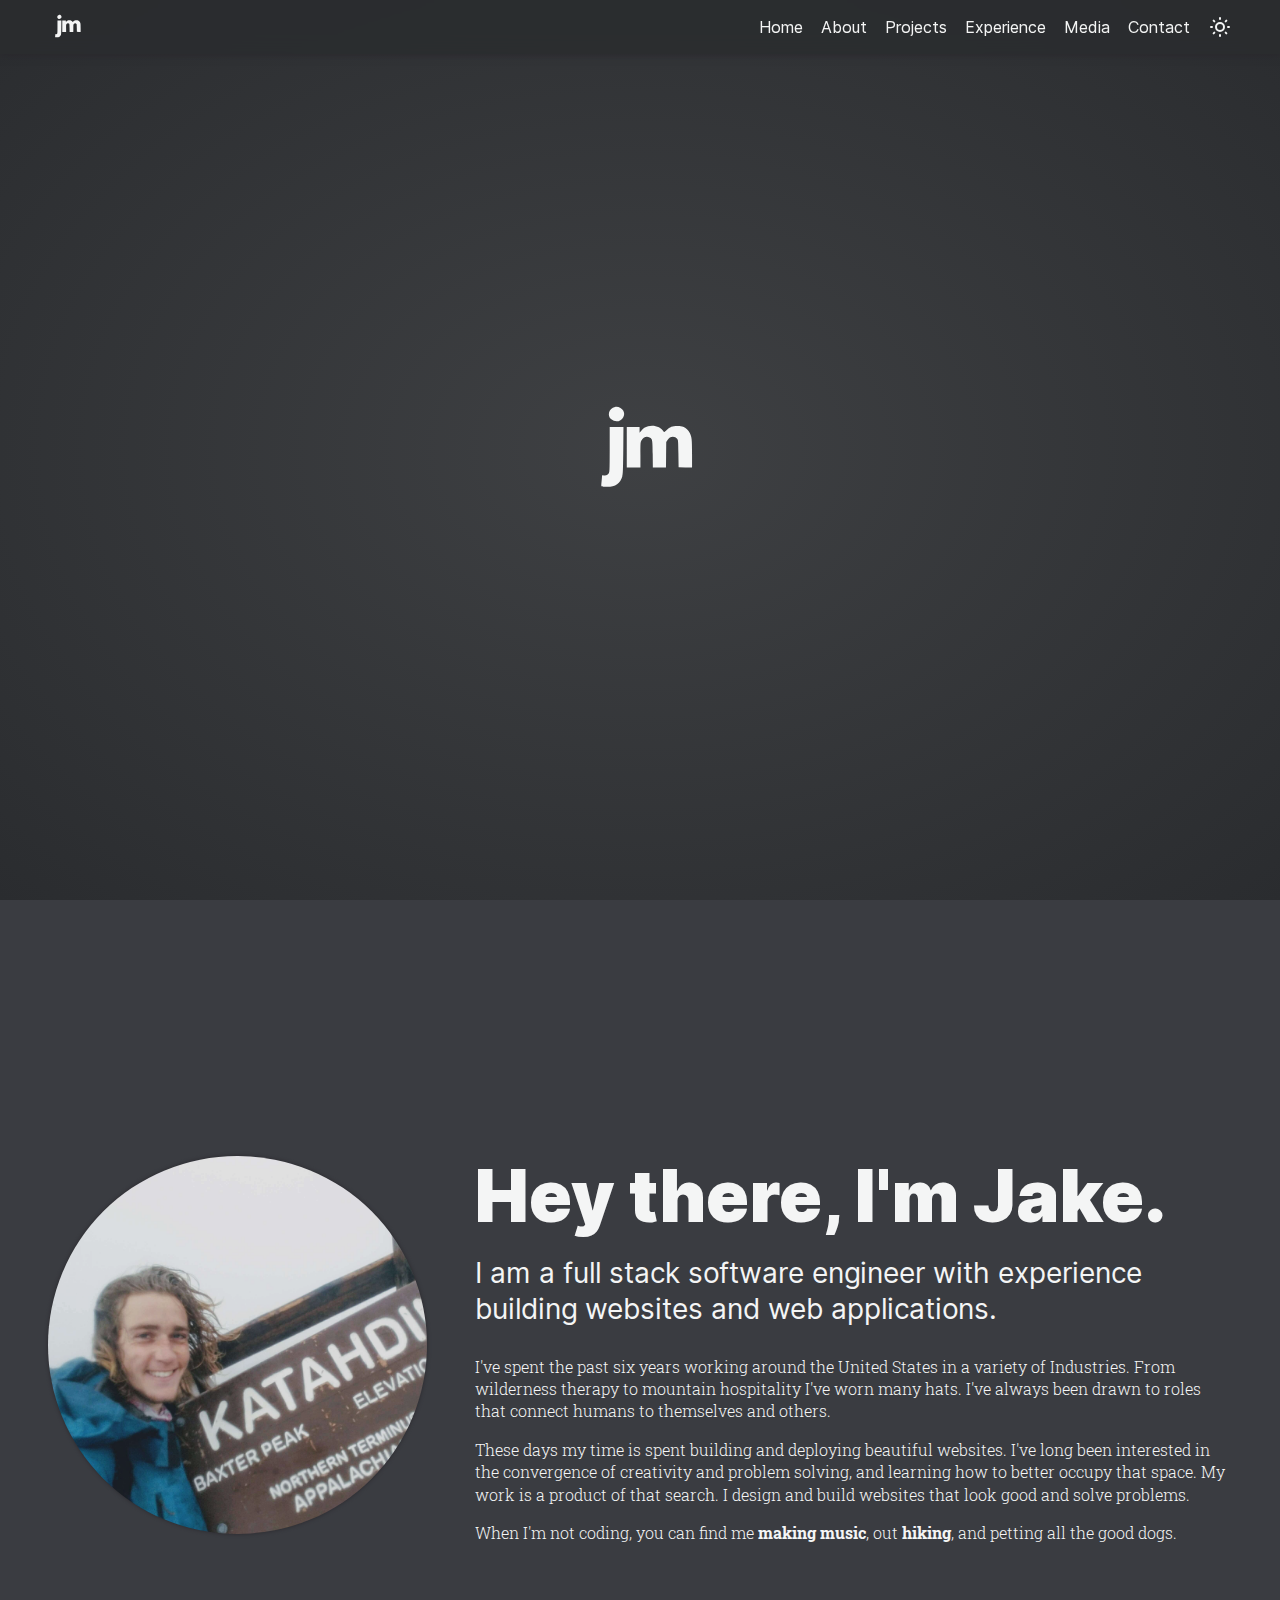
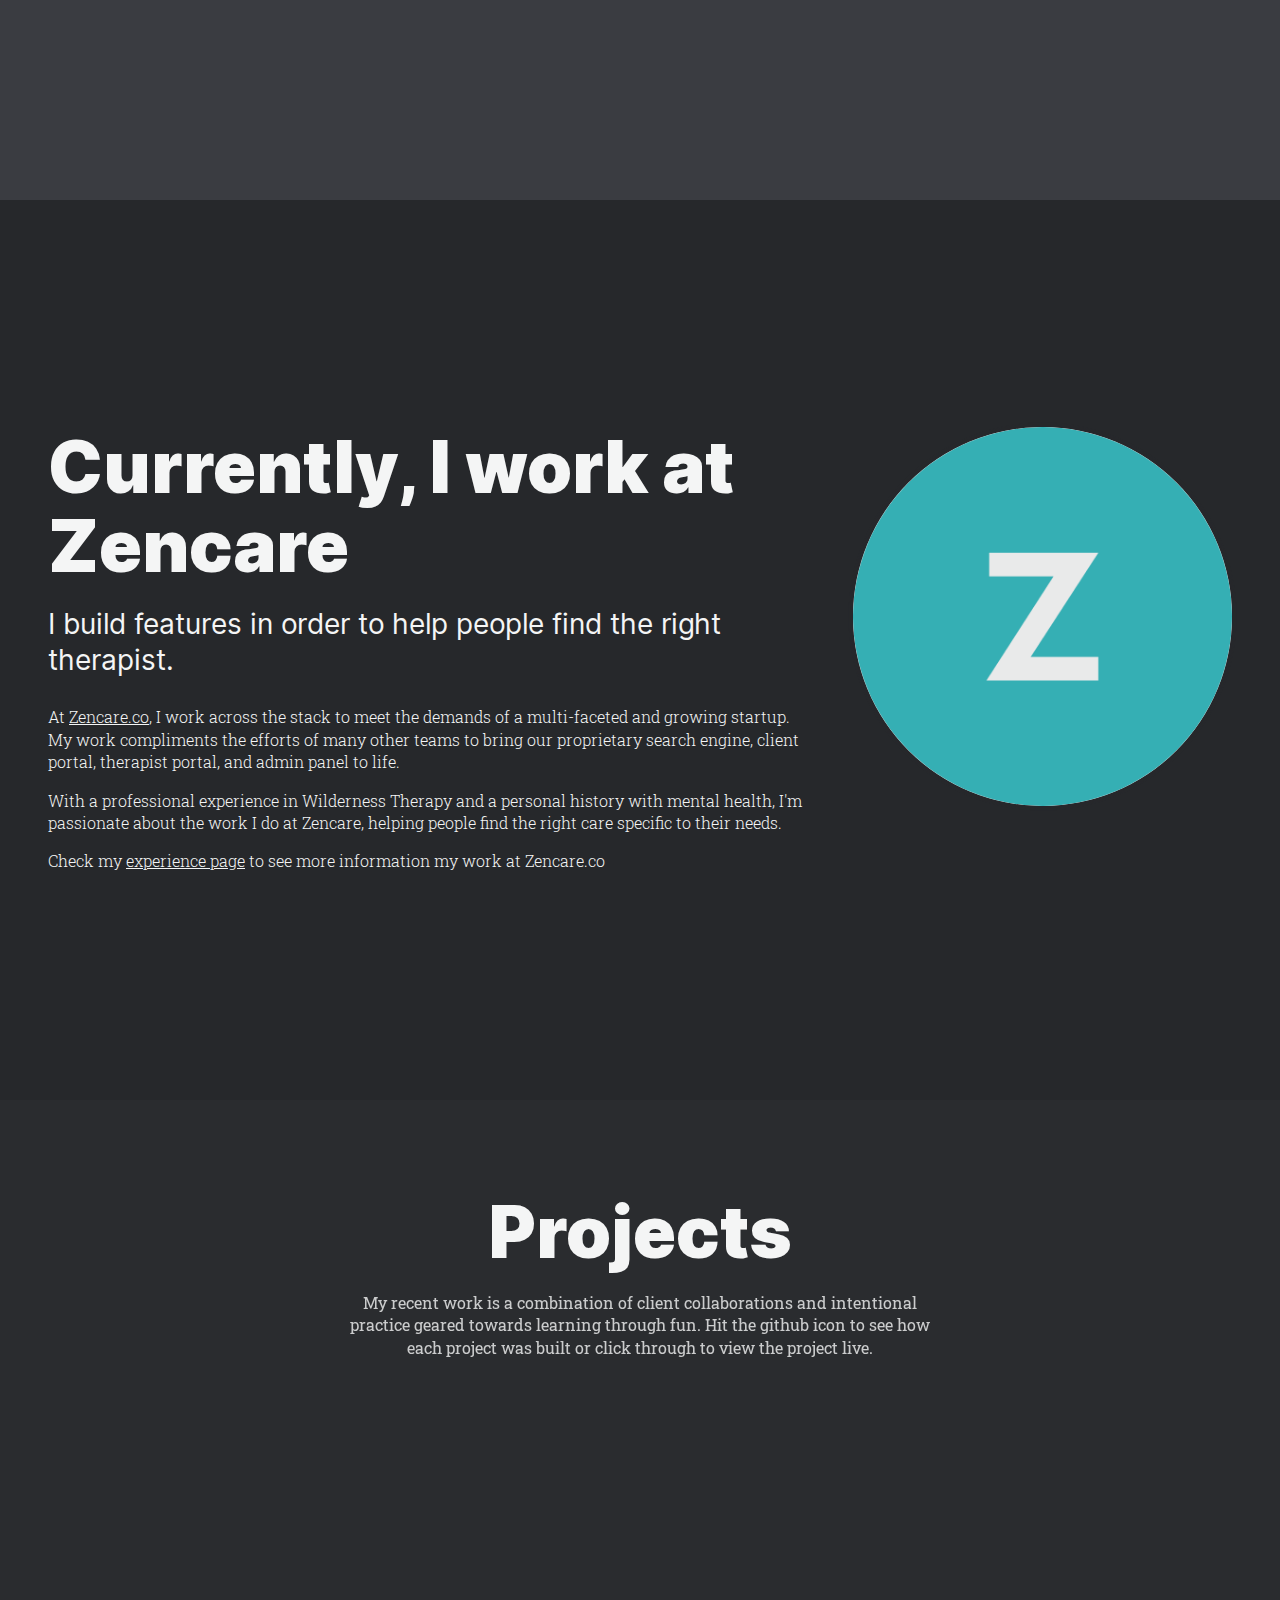
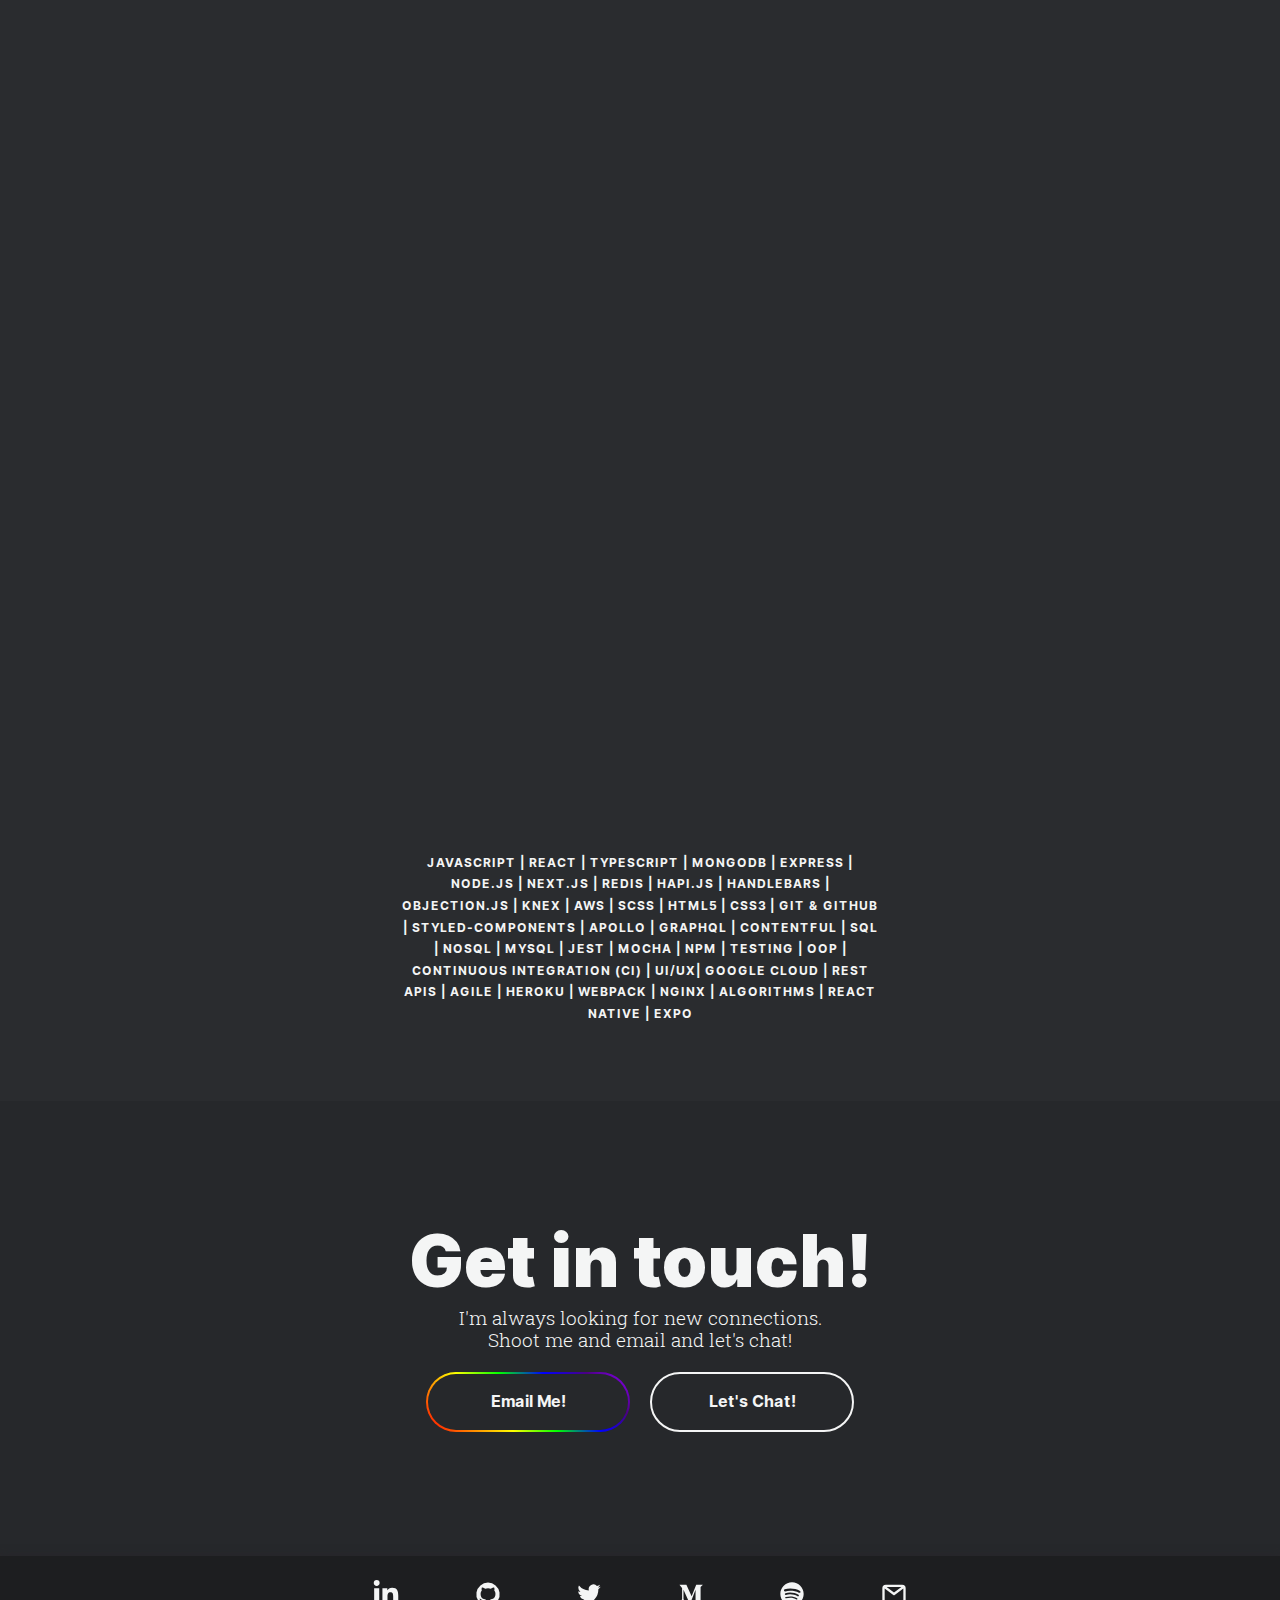
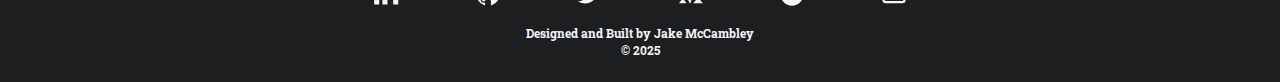
<file: index.html>
<!DOCTYPE html>
<html lang="en">
  <head>
    <!-- Google tag (gtag.js) -->
    <script async src="https://www.googletagmanager.com/gtag/js?id=G-WL5DFDRFBF"></script>
    <script>
      window.dataLayer = window.dataLayer || [];
      function gtag() {
        dataLayer.push(arguments);
      }
      gtag("js", new Date());

      gtag("config", "G-WL5DFDRFBF");
    </script>
    <meta charset="UTF-8" />
    <meta http-equiv="X-UA-Compatible" content="IE=edge" />
    <meta name="viewport" content="width=device-width, initial-scale=1.0" />
    <meta name="Description" content="Hey there! I'm a full stack engineer with experience building websites and web applications. Check out my recent work and past professional experience." />
    <link rel="apple-touch-icon" sizes="180x180" href="./images/favicons/favicon-white/apple-touch-icon.png" />
    <link rel="icon" type="image/png" sizes="32x32" href="./images/favicons/favicon-white/favicon-32x32.png" />
    <link rel="icon" type="image/png" sizes="16x16" href="./images/favicons/favicon-white/favicon-16x16.png" />
    <link rel="manifest" href="./images/favicons/favicon-white/site.webmanifest" />
    <link rel="stylesheet" href="./pages/index.css" />
    <title>Jake McCambley</title>
  </head>

  <body class="page page_theme_dark">
    <div class="page__loading">
      <div class="page__loading-logo"></div>
    </div>

    <header class="header">
      <button class="header__menu-toggle transparency">
        <img class="header__menu-toggle-icon" src="./images/page-icons/menu_light.svg" alt="" />
      </button>
      <ol class="header__menu">
        <li><a class="header__menu-link" href="#">Home</a></li>
        <li><a class="header__menu-link" href="#about">About</a></li>
        <li><a class="header__menu-link" href="#projects">Projects</a></li>
        <li><a class="header__menu-link" href="./experience/">Experience</a></li>
        <li><a class="header__menu-link" href="./media/">Media</a></li>
        <li><a class="header__menu-link" href="#contact">Contact</a></li>
      </ol>
      <a href="./" class="logo grow">
        <img src="./images/logo-new-nobrdr.svg" alt="Jake McCambley" class="logo__image grow" />
      </a>
      <div class="header__container">
        <nav class="header__nav-links">
          <a class="header__nav-link transparency" href="#">Home</a>
          <a class="header__nav-link transparency" href="#about">About</a>
          <!-- <a
            class="header__nav-link transparency"
            href="https://medium.com/@JakeMcCambley"
            rel="noopener"
            target="_blank"
            >Blog</a
          > -->
          <a class="header__nav-link transparency" href="#projects">Projects</a>
          <a class="header__nav-link transparency" href="./experience/">Experience</a>
          <a class="header__nav-link transparency" href="./media/">Media</a>
          <a class="header__nav-link transparency" href="#contact">Contact</a>
        </nav>
        <div class="header__toggle transparency">
          <input type="checkbox" id="theme" class="header__toggle-input" checked />
          <label for="theme" class="header__toggle-label">
            <img src="/images/page-icons/sun.svg" alt="Dark mode" class="header__toggle-icon" />
          </label>
        </div>
      </div>
    </header>

    <main class="main">
      <section class="intro" id="home">
        <div class="intro__content">
          <img src="./images/Resume1SQ.jpg" alt="Jake McCambley in his most professional vest" class="intro__headshot" />
          <div class="intro__text">
            <h1 class="intro__title">Jake McCambley</h1>
            <h2 class="intro__subtitle">Full Stack Software Engineer</h2>
            <nav class="intro__links">
              <a href="#about" class="intro__link">About</a>
              <a href="#projects" class="intro__link">Projects</a>
              <a href="./experience/" class="intro__link">Experience</a>
            </nav>
          </div>
          <a href="#about" class="intro__scroll-button" aria-label="Scroll to about section">
            <svg class="intro__scroll-icon" xmlns="http://www.w3.org/2000/svg" width="60" height="60" viewBox="0 0 24 24" stroke-width="1.5" fill="none" stroke-linecap="round" stroke-linejoin="round">
              <path stroke="none" d="M0 0h24v24H0z" fill="none" />
              <line x1="12" y1="5" x2="12" y2="19" />
              <line x1="18" y1="13" x2="12" y2="19" />
              <line x1="6" y1="13" x2="12" y2="19" />
            </svg>
          </a>
        </div>
      </section>

      <section class="about" id="about">
        <div class="about__content">
          <!-- <img src="./images/headshot-smile.png" alt="Jake McCambley smilin'" class="about__headshot" /> -->
          <img src="./images/shaggy.jpeg" alt="Jake McCambley smilin'" class="about__headshot" />
          <div class="about__text">
            <h2 class="about__title">Hey there, I'm Jake.</h2>
            <p class="about__subtitle">I am a full stack software engineer with experience building websites and web applications.</p>
            <p class="about__paragraph">
              I've spent the past six years working around the United States in a variety of Industries. From wilderness therapy to mountain hospitality I've worn many hats. I've always been drawn to
              roles that connect humans to themselves and others.
            </p>
            <p class="about__paragraph">
              These days my time is spent building and deploying beautiful websites. I've long been interested in the convergence of creativity and problem solving, and learning how to better occupy
              that space. My work is a product of that search. I design and build websites that look good and solve problems.
            </p>
            <p class="about__paragraph">
              When I'm not coding, you can find me
              <a href="https://open.spotify.com/artist/39tdBzLi2DFuNtFwECZwJX?si=-wkkqWpKQH-Lt7vfAs3WSA" rel="noopener" target="_blank" class="attention">making music</a>, out
              <a href="https://www.instagram.com/p/BYCG7rpDvF8/" rel="noopener" target="_blank" class="attention">hiking</a>, and petting all the good dogs.
            </p>
          </div>
          <a href="./experience/index.html" class="about__experience-button highlight highlight_secondary">Experience</a>
        </div>
      </section>

      <section class="current" id="current">
        <div class="current__content">
          <div class="current__text">
            <h2 class="current__title">
              <!-- Currently, I work at <a target="_blank" href="https://zencare.co">Zencare</a> -->
              Currently, I work at Zencare
            </h2>
            <p class="current__subtitle">I build features in order to help people find the right therapist.</p>
            <p class="current__paragraph">
              At
              <a target="_blank" rel="noopener noreferrer" href="https://zencare.co/" class="current__link">Zencare.co</a>, I work across the stack to meet the demands of a multi-faceted and growing
              startup. My work compliments the efforts of many other teams to bring our proprietary search engine, client portal, therapist portal, and admin panel to life.
            </p>
            <p class="current__paragraph">
              With a professional experience in Wilderness Therapy and a personal history with mental health, I'm passionate about the work I do at Zencare, helping people find the right care specific
              to their needs.
            </p>
            <p class="current__paragraph">Check my <a class="current__link" href="/experience">experience page</a> to see more information my work at Zencare.co</p>
          </div>
          <img src="./images/zencare_logo.png" alt="Jake McCambley smilin'" class="current__headshot" />
          <a href="./experience/index.html" class="about__experience-button highlight highlight_tertiary">Read more</a>
        </div>
      </section>

      <section class="projects" id="projects">
        <h2 class="projects__title">Projects</h2>
        <h3 class="projects__subtitle">
          My recent work is a combination of client collaborations and intentional practice geared towards learning through fun. Hit the github icon to see how each project was built or click through
          to view the project live.
        </h3>

        <!-- Projects container -->
        <ul class="projects__projects"></ul>

        <!-- keep here? -->
        <div class="experience__skills">
          JavaScript | React | TypeScript | MongoDB | Express | Node.js | Next.js | Redis | Hapi.js | Handlebars | Objection.js | Knex | AWS | SCSS | HTML5 | CSS3 | Git & GitHub | styled-components |
          Apollo | GraphQL | Contentful | SQL | NoSQL | MySQL | Jest | Mocha | npm | Testing | OOP | Continuous Integration (CI) | UI/UX| Google Cloud | REST APIs | Agile | Heroku | Webpack | nginx |
          Algorithms | React Native | Expo
        </div>
      </section>

      <section class="contact" id="contact">
        <div class="contact__content">
          <h2 class="contact__title">Get in touch!</h2>
          <h3 class="contact__subtitle">I'm always looking for new connections. Shoot me and email and let's chat!</h3>
          <div class="contact__button-wrapper">
            <a href="mailto:jake.mccambley@gmail.com" class="contact__button highlight highlight_tertiary" rel="noopener" target="_blank">Email Me!</a>
            <a href="https://calendly.com/jake-mccambley/informal-chat" class="contact__button" rel="noopener" target="_blank">Let's Chat!</a>
          </div>
        </div>
      </section>
    </main>

    <footer class="footer">
      <div class="footer__socials">
        <a href="https://www.linkedin.com/in/jakemccambley/" class="footer__social-link" rel="noopener" target="_blank" aria-label="Visit my Linkedin">
          <img src="./images/footer-icons/linkedin.svg" alt="LinkedIn" class="footer__social-icon transparency" />
        </a>
        <a href="https://github.com/McCambley" class="footer__social-link" rel="noopener" target="_blank" aria-label="Visit my Github">
          <img src="./images/footer-icons/github.svg" alt="Github" class="footer__social-icon transparency" />
        </a>
        <a href="https://twitter.com/JakeMcCambley" class="footer__social-link" rel="noopener" target="_blank" aria-label="Visit my Twitter">
          <img src="./images/footer-icons/twitter.svg" alt="Twitter" class="footer__social-icon transparency" />
        </a>
        <a href="https://medium.com/@JakeMcCambley" class="footer__social-link" rel="noopener" target="_blank" aria-label="Visit my Medium">
          <img src="./images/footer-icons/medium.svg" alt="Medium" class="footer__social-icon transparency" />
        </a>
        <a href="https://open.spotify.com/playlist/5uPXvGZ9RCP7u4MyORrspZ?si=-dsIm6PfSY2zbMNyAr-VVQ" class="footer__social-link" rel="noopener" target="_blank" aria-label="Visit my Spotify">
          <img src="./images/footer-icons/spotify.svg" alt="Spotify" class="footer__social-icon transparency" />
        </a>
        <a href="mailto:jake.mccambley@gmail.com" class="footer__social-link" rel="noopener" target="_blank" aria-label="Email me">
          <img src="./images/footer-icons/email.svg" alt="Email" class="footer__social-icon transparency" />
        </a>
      </div>
      <a href="https://github.com/McCambley/Jake-McCambley" rel="noopener" target="_blank" class="footer__author-link transparency">
        <p class="footer__author">Designed and Built by Jake McCambley</p>
        <p class="footer__copyright">&copy; 2025</p>
      </a>
    </footer>

    <!-- project card template -->
    <template id="projectcard">
      <li class="projects__card fade-in">
        <div class="projects__card-image-wrapper">
          <img src="" alt="" class="projects__card-image" />
        </div>
        <h4 class="projects__project-title transparency">
          <a href="" class="projects__title-link"></a>
        </h4>
        <p class="projects__project-description"></p>
        <p class="projects__project-tech"></p>
        <div class="projects__icon-box">
          <!-- Github Icon -->
          <a href="" rel="noopener" target="_blank" aria-label="View on Github" class="projects__icon-repo">
            <svg
              class="projects__icon transparency"
              xmlns="http://www.w3.org/2000/svg"
              width="60"
              height="60"
              viewBox="0 0 24 24"
              stroke-width="1.5"
              fill="none"
              stroke-linecap="round"
              stroke-linejoin="round"
            >
              <path stroke="none" d="M0 0h24v24H0z" fill="none" />
              <path
                d="M9 19c-4.3 1.4 -4.3 -2.5 -6 -3m12 5v-3.5c0 -1 .1 -1.4 -.5 -2c2.8 -.3 5.5 -1.4 5.5 -6a4.6 4.6 0 0 0 -1.3 -3.2a4.2 4.2 0 0 0 -.1 -3.2s-1.1 -.3 -3.5 1.3a12.3 12.3 0 0 0 -6.2 0c-2.4 -1.6 -3.5 -1.3 -3.5 -1.3a4.2 4.2 0 0 0 -.1 3.2a4.6 4.6 0 0 0 -1.3 3.2c0 4.6 2.7 5.7 5.5 6c-.6 .6 -.6 1.2 -.5 2v3.5"
              />
            </svg>
          </a>
          <!-- Demo Link -->
          <a href="" aria-label="View project demo" rel="noopener" target="_blank" class="projects__icon-demo">
            <svg
              xmlns="http://www.w3.org/2000/svg"
              class="projects__icon transparency"
              width="60"
              height="60"
              viewBox="0 0 24 24"
              stroke-width="1.5"
              stroke="#000000"
              fill="none"
              stroke-linecap="round"
              stroke-linejoin="round"
            >
              <path stroke="none" d="M0 0h24v24H0z" fill="none" />
              <path d="M15 10l4.553 -2.276a1 1 0 0 1 1.447 .894v6.764a1 1 0 0 1 -1.447 .894l-4.553 -2.276v-4z" />
              <rect x="3" y="6" width="12" height="12" rx="2" />
            </svg>
          </a>
          <!-- Live Link Icon -->
          <a href="" aria-label="View project live" rel="noopener" target="_blank" class="projects__icon-live">
            <svg
              class="projects__icon transparency"
              xmlns="http://www.w3.org/2000/svg"
              width="60"
              height="60"
              viewBox="0 0 24 24"
              stroke-width="1.5"
              fill="none"
              stroke-linecap="round"
              stroke-linejoin="round"
            >
              <path stroke="none" d="M0 0h24v24H0z" fill="none" />
              <path d="M11 7h-5a2 2 0 0 0 -2 2v9a2 2 0 0 0 2 2h9a2 2 0 0 0 2 -2v-5" />
              <line x1="10" y1="14" x2="20" y2="4" />
              <polyline points="15 4 20 4 20 9" />
            </svg>
          </a>
        </div>
      </li>
    </template>

    <script src="./scripts/projects.js"></script>
    <script src="./scripts/script.js"></script>
  </body>
</html>
</file>
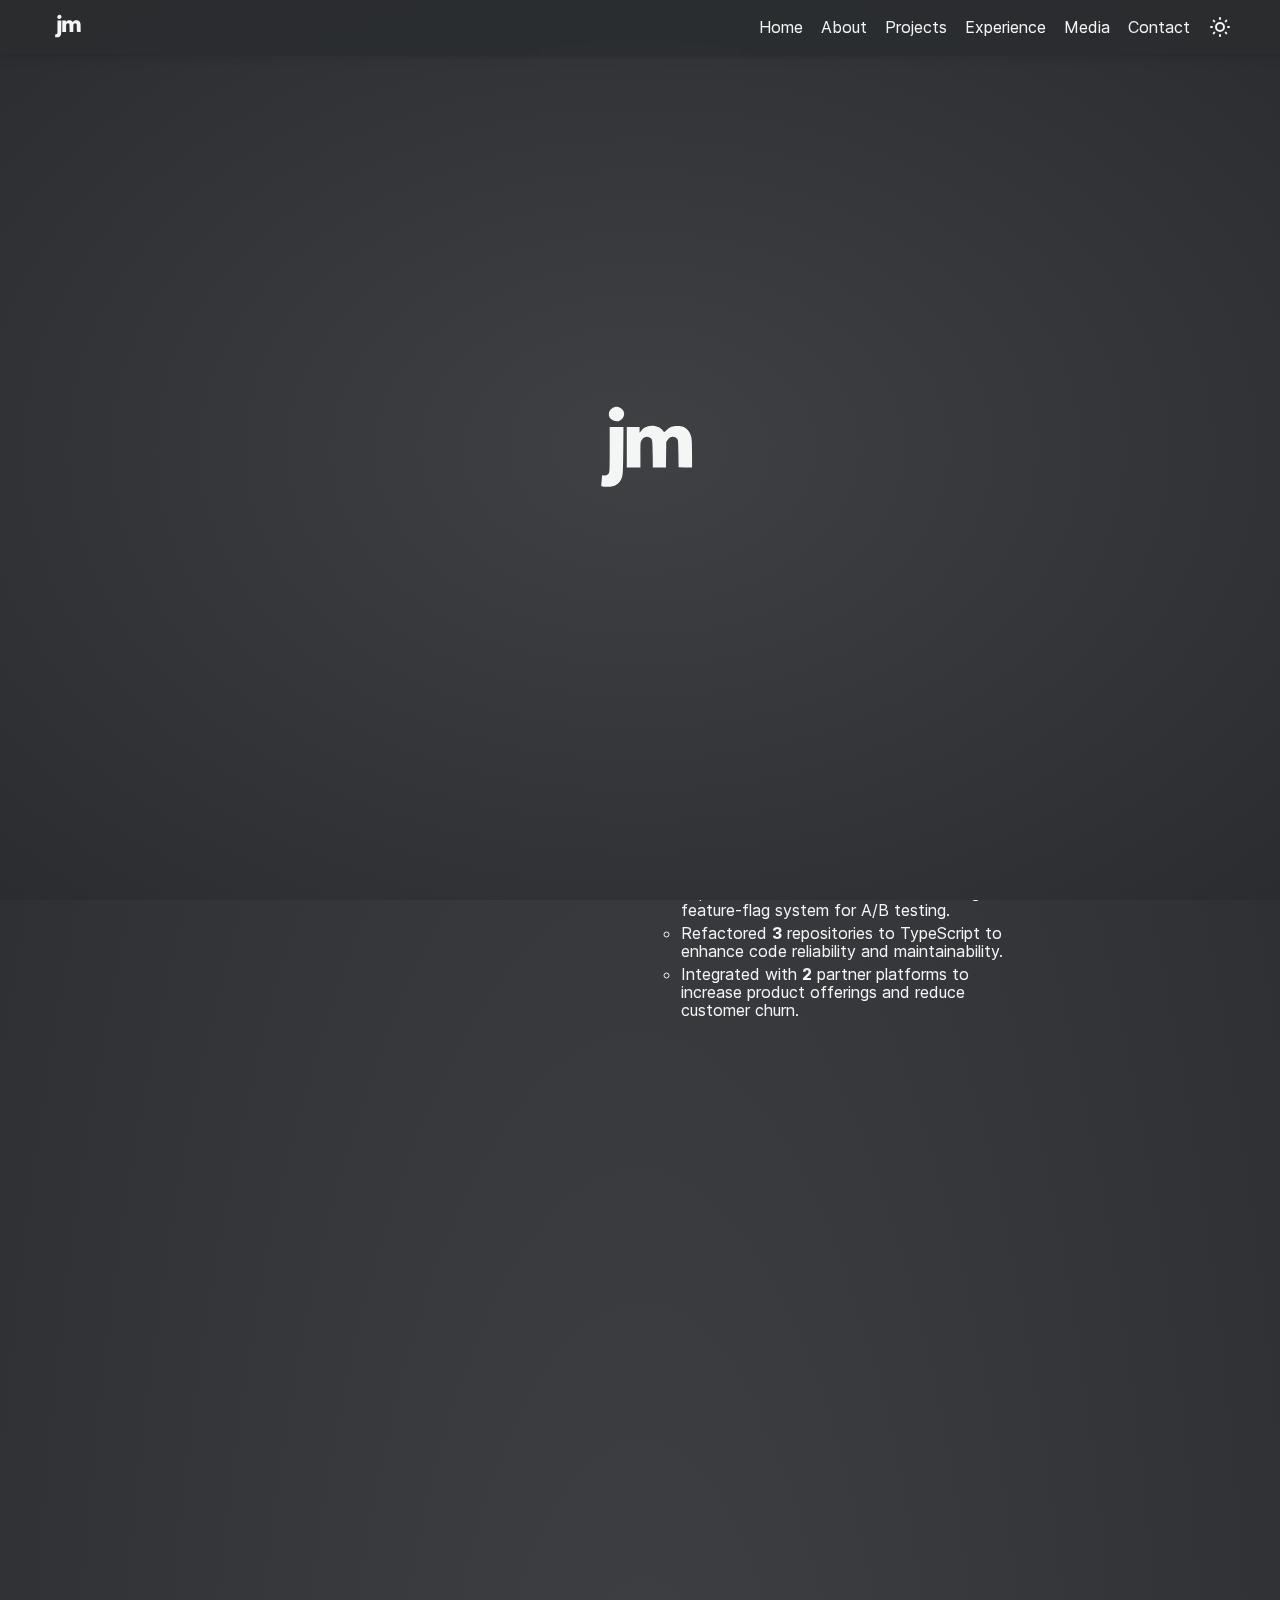
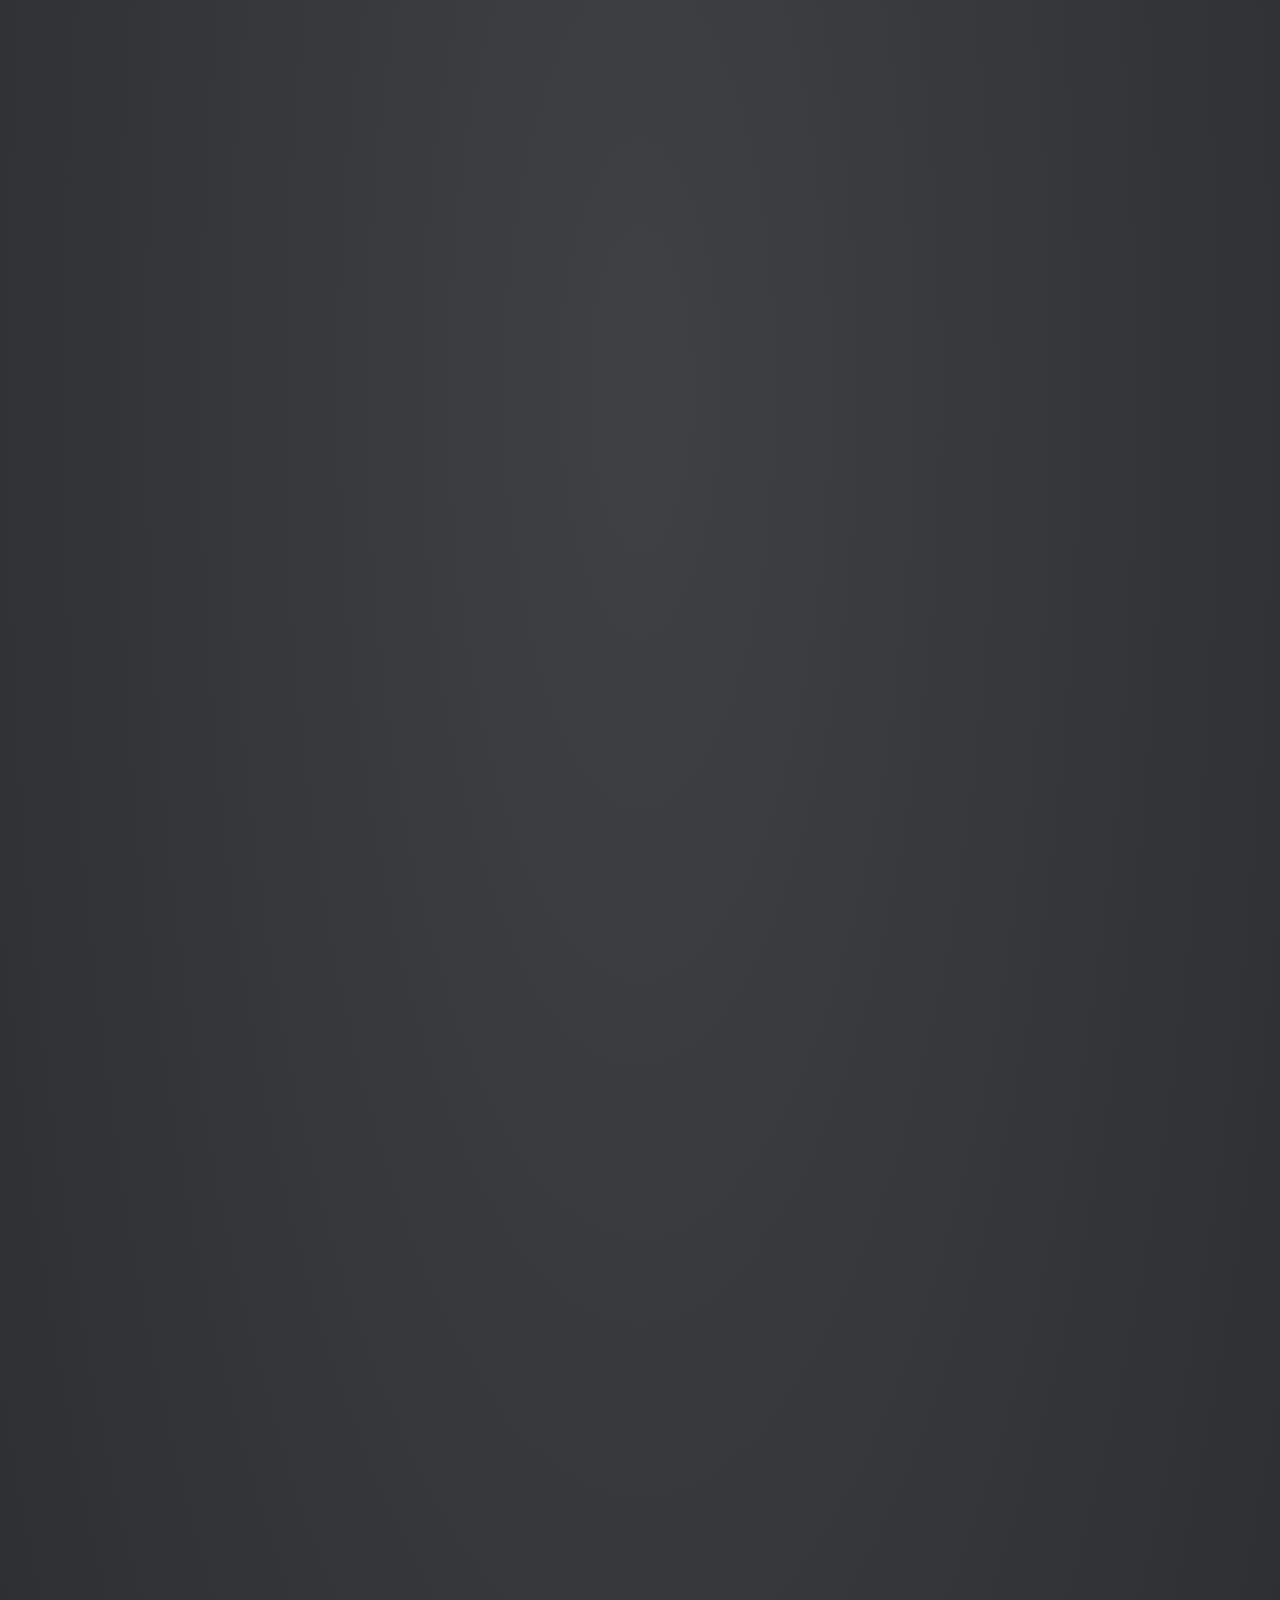
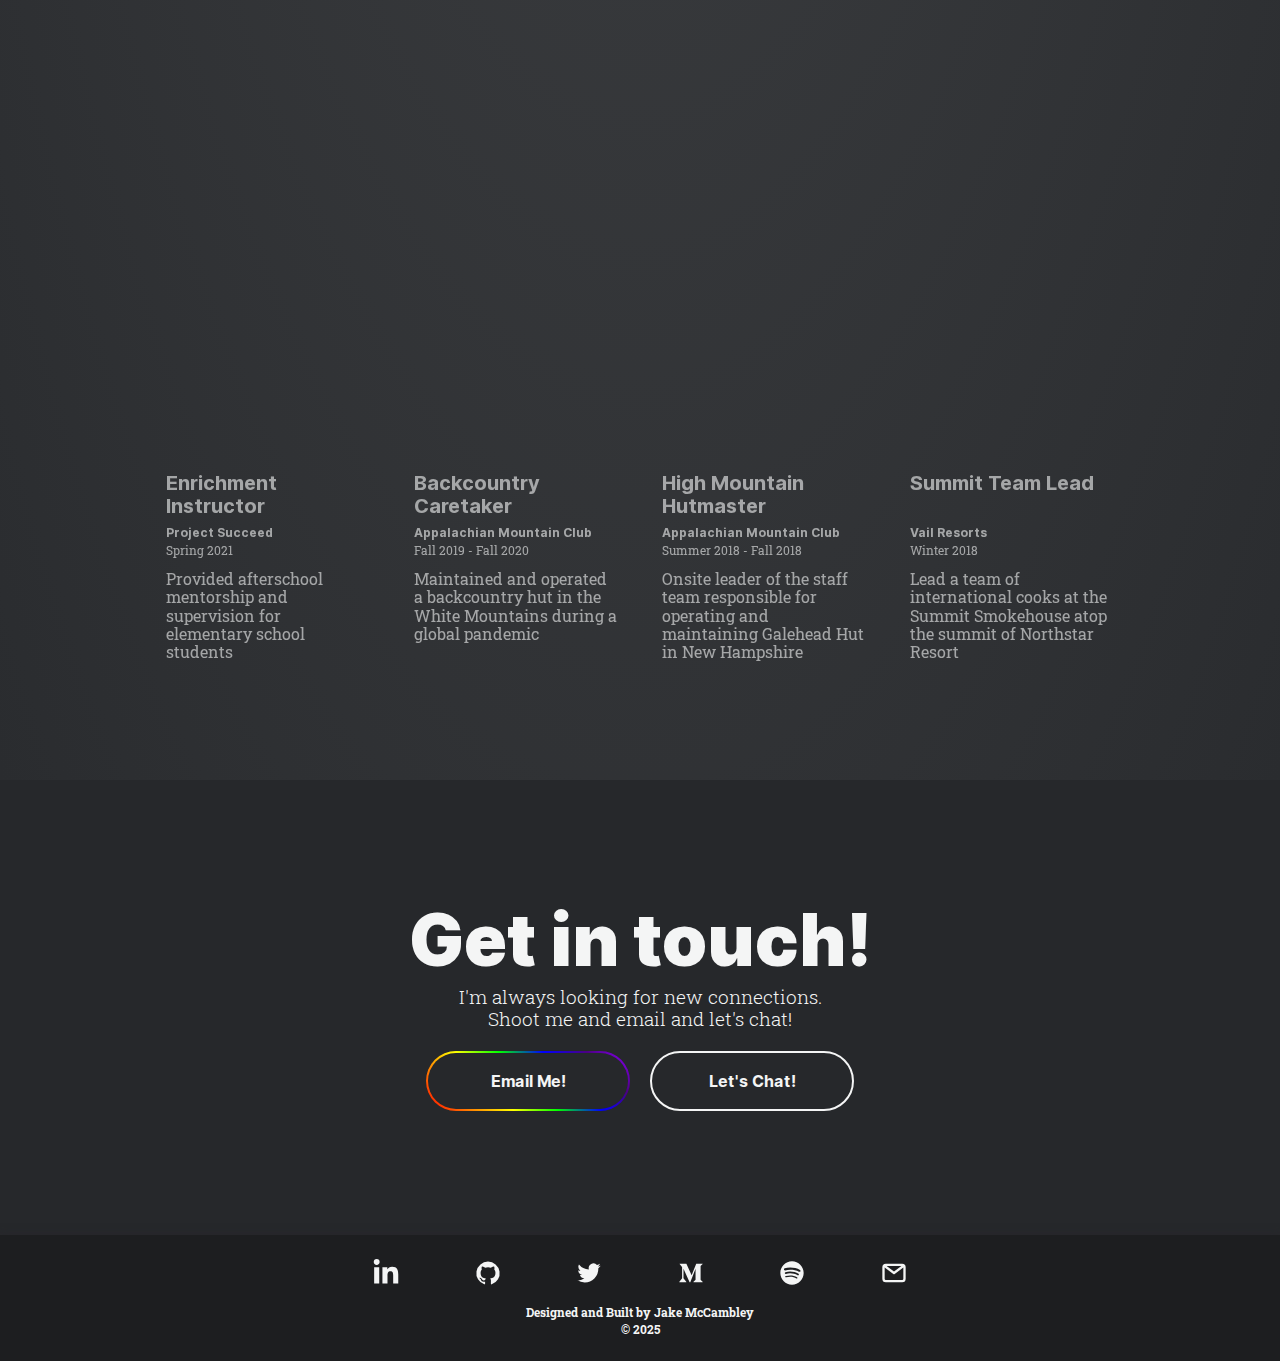
<file: experience/index.html>
<!DOCTYPE html>
<html lang="en">
  <head>
    <!-- Google tag (gtag.js) -->
    <script async src="https://www.googletagmanager.com/gtag/js?id=G-WL5DFDRFBF"></script>
    <script>
      window.dataLayer = window.dataLayer || [];
      function gtag() {
        dataLayer.push(arguments);
      }
      gtag("js", new Date());

      gtag("config", "G-WL5DFDRFBF");
    </script>
    <meta charset="UTF-8" />
    <meta http-equiv="X-UA-Compatible" content="IE=edge" />
    <meta name="viewport" content="width=device-width, initial-scale=1.0" />
    <link rel="apple-touch-icon" sizes="180x180" href="./../images/favicons/favicon-white/apple-touch-icon.png" />
    <link rel="icon" type="image/png" sizes="32x32" href="./../images/favicons/favicon-white/favicon-32x32.png" />
    <link rel="icon" type="image/png" sizes="16x16" href="./../images/favicons/favicon-white/favicon-16x16.png" />
    <link rel="manifest" href="./../images/favicons/favicon-white/site.webmanifest" />
    <link rel="stylesheet" href="../pages/index.css" />
    <title>Jake McCambley | Experience</title>
    <meta name="Description" content="My past professional experience spans multiple distinct industries. I bring a wide array of unique skills and abilities to every project I touch." />
  </head>

  <body class="page page_theme_dark">
    <!-- Loading screen -->
    <div class="page__loading">
      <div class="page__loading-logo"></div>
    </div>

    <!-- header -->
    <header class="header">
      <button class="header__menu-toggle transparency">
        <img class="header__menu-toggle-icon" src="../images/page-icons/menu_light.svg" alt="" />
      </button>
      <ol class="header__menu">
        <li><a class="header__menu-link" href="../index.html">Home</a></li>
        <li><a class="header__menu-link" href="../index.html#about">About</a></li>
        <li><a class="header__menu-link" href="../index.html#projects">Projects</a></li>
        <li><a class="header__menu-link" href="#">Experience</a></li>
        <li><a class="header__menu-link" href="../media/">Media</a></li>
        <li><a class="header__menu-link" href="#contact">Contact</a></li>
      </ol>
      <a href="../" class="logo">
        <img src="./../images/logo-new-nobrdr.svg" alt="Jake McCambley" class="logo__image grow" />
        <!-- <img src="./../images/logo.png" alt="Logo" class="logo__image grow"> -->
      </a>
      <div class="header__container">
        <nav class="header__nav-links">
          <a class="header__nav-link transparency" href="../">Home</a>
          <a class="header__nav-link transparency" href="../#about">About</a>
          <!-- <a
            class="header__nav-link transparency"
            href="https://medium.com/@JakeMcCambley"
            rel="noopener"
            target="_blank"
            >Blog</a
          > -->
          <a class="header__nav-link transparency" href="../#projects">Projects</a>
          <a class="header__nav-link transparency" href="#">Experience</a>
          <a class="header__nav-link transparency" href="../media/">Media</a>
          <a class="header__nav-link transparency" href="#contact">Contact</a>
        </nav>
        <div class="header__toggle transparency">
          <input type="checkbox" id="theme" class="header__toggle-input" checked />
          <label for="theme" class="header__toggle-label">
            <img src="/images/page-icons/sun.svg" alt="Dark mode" class="header__toggle-icon" />
          </label>
        </div>
      </div>
    </header>

    <!-- Main body -->
    <main>
      <!-- Experience -->
      <section class="experience" id="experience">
        <h1 class="experience__title">Professional Experience</h1>
        <h2 class="experience__subtitle">
          The opportunity for authentic interpersonal connections has guided me every step of the way throughout my career. I've always sought out opportunities that allow me to prioritize learning,
          mentorship, and having fun.
        </h2>

        <!-- All jobs container -->
        <div class="experience__positions">
          <!-- Single job container - Zencare -->
          <div class="experience__role fade-in">
            <h3 class="experience__role-title">Full Stack Engineer</h3>
            <div class="experience__time-and-place">
              <h4 class="experience__role-place">Zencare.co</h4>
              <p class="experience__role-time">Winter 2022 - Present</p>
            </div>
            <a href="https://www.zencare.co/" rel="noopener" target="_blank" class="experience__logo-wrapper transparency">
              <img src="../images/zencare_logo.png" alt="Jake McCambley" class="experience__logo experience__logo_theme_light" />
              <img src="../images/zencare_logo.png" alt="Jake McCambley" class="experience__logo experience__logo_theme_dark" />
            </a>
            <div class="experience__text">
              <p class="experience__role-description">For the past two years, I've built features to help people find therapist and help therapists grow their practices.</p>
              <p class="experience__role-description">Here are a few things I've accomplished during my time at Zencare:</p>
              <ul class="experience__projects">
                <!-- Make these better -->

                <li class="experience__project">Built a messaging platform to facilitate <span class="bold">450,000+</span> secure messages between therapists and potential clients.</li>
                <li class="experience__project">Improved therapist visibility to Enable <span class="bold">9,000+</span> monthly intakes directly Zencare.</li>
                <li class="experience__project">Scaled infrastructure to support a <span class="bold">2000%</span> increase in active users.</li>
                <li class="experience__project">
                  Enhanced user retention with the introduction of 'Favorite Therapists' feature allowing users to favorite <span class="bold">1,800</span> providers per month.
                </li>
                <li class="experience__project">Implemented <span class="bold">10+</span> internal tools including a feature-flag system for A/B testing.</li>
                <li class="experience__project">Refactored <span class="bold">3</span> repositories to TypeScript to enhance code reliability and maintainability.</li>
                <li class="experience__project">Integrated with <span class="bold">2</span> partner platforms to increase product offerings and reduce customer churn.</li>
              </ul>
            </div>
          </div>

          <!-- Single job container - Freelance -->
          <div class="experience__role fade-in">
            <h3 class="experience__role-title">Full Stack Engineer</h3>
            <div class="experience__time-and-place">
              <h4 class="experience__role-place">Self-employed</h4>
              <p class="experience__role-time">Winter 2020 - Winter 2022</p>
            </div>
            <a href="https://www.jakemccambley.com/" rel="noopener" target="_blank" class="experience__logo-wrapper transparency">
              <img src="../images/logo-new-nobrdr.svg" alt="Jake McCambley" class="experience__logo experience__logo_theme_light" />
              <img src="../images/logo-new-nobrdr-dark.svg" alt="Jake McCambley" class="experience__logo experience__logo_theme_dark" />
            </a>
            <div class="experience__text">
              <p class="experience__role-description">Over the course of 2020 I built five full scale applications for clients such as VentureCat, Practicum by Yandex, and Prim-U.</p>
              <ul class="experience__projects">
                <li class="experience__project">
                  <a href="https://peaceful-woodland-39661.herokuapp.com/" rel="noopener" target="_blank" class="experience__project-link transparency">DotCot: </a>Connecting investors and startups
                </li>
                <li class="experience__project">
                  <a href="https://mccambley.github.io/apiary/" rel="noopener" target="_blank" class="experience__project-link transparency">Apiary: </a>Practicum by Yandex's Startup Accelerator
                  Program
                </li>
                <li class="experience__project">
                  <a href="https://mccambley.github.io/Prim-U" rel="noopener" target="_blank" class="experience__project-link transparency">Prim-U: </a>Reinventing beauty on demand
                </li>
                <li class="experience__project">
                  <a href="https://mccambley.github.io/US-Racism" rel="noopener" target="_blank" class="experience__project-link transparency">U.S. and Racism: </a>Recognizing persistent systemic
                  racism in the U.S. on Juneteenth 2021
                </li>
                <li class="experience__project">
                  <a href="https://mccambley.github.io/hacktober-code-jam/" rel="noopener" target="_blank" class="experience__project-link transparency">Aviary: </a>An app to help users stay grounded
                  during the pandemic with local bird sounds
                </li>
              </ul>
              <p class="experience__role-description">
                I utilized modern technologies to solve problems ranging from helping startups get off the ground to helping people stay grounded during a global pandemic.
              </p>
              <p class="experience__role-description">Each application prioritizes client needs optimizing performance, SEO, maintainability, and accessibility.</p>
            </div>
          </div>

          <!-- Single job container - AMC -->
          <div class="experience__role fade-in">
            <h3 class="experience__role-title">Huts Field Coordinator</h3>
            <div class="experience__time-and-place">
              <h4 class="experience__role-place">Appalachian Mountain Club</h4>
              <p class="experience__role-time">Fall 2017 - Winter 2020</p>
            </div>
            <a href="https://www.outdoors.org/" rel="noopener" target="_blank" class="experience__logo-wrapper transparency">
              <img src="../images/amc-logo.png" alt="Appalachian Mountain Club" class="experience__logo" />
            </a>
            <div class="experience__text">
              <p class="experience__role-description">
                The Appalachian Mountain Club is a nonprofit conservation organization whose mission is to provide educational opportunities to the public through outdoor recreation. The Huts
                Department provides lodging, meals, and education to over four hundred nightly guests across eight backcountry facilities.
              </p>
              <p class="experience__role-description">
                I created and implemented a multitude of culinary, guest service, and conservation based trainings in order to provide staff teams the knowledge and skills that are required to
                maintain the operation of a large backcountry facility.
              </p>
              <p class="experience__role-description">
                I also ensured consistent mission oriented outcomes by performing weekly feedback driven site visits to each facility while communicating with departments outside of my own.
              </p>
            </div>
          </div>

          <!-- Single job container - SLR -->
          <div class="experience__role fade-in">
            <h3 class="experience__role-title">House Advisor</h3>
            <div class="experience__time-and-place">
              <h4 class="experience__role-place">Spring Lake Ranch</h4>
              <p class="experience__role-time">Winter 2019 - Summer 2019</p>
            </div>
            <a href="https://springlakeranch.org/" rel="noopener" target="_blank" class="experience__logo-wrapper transparency">
              <img src="../images/slr-logo-filled.png" alt="Spring Lake Ranch" class="experience__logo" />
            </a>
            <div class="experience__text">
              <p class="experience__role-description">
                Spring Lake Ranch is a therapeutic community located in the Green Mountains of Vermont. Its mission is to provide those suffering from mental health and substance abuse issues
                opportunities to grow and thrive.
              </p>
              <p class="experience__role-description">
                As the Farm Crew leader I worked with residents to care for the ranch animals and their facilities. My days were spent turning long trudges through mud into discussions of resiliency
                and walks passed snow covered cows into discussions on empathy.
              </p>
              <p class="experience__role-description">
                When our work was done my role became acting as a mentor in any way I could. Sometimes that meant deescalating conflicts and mediating difficult discussions, but more often than not it
                meant being a compassionate listener and a present friend.
              </p>
            </div>
          </div>

          <!-- Single job container - Evoke -->
          <div class="experience__role fade-in">
            <h3 class="experience__role-title">Senior Field Instructor</h3>
            <div class="experience__time-and-place">
              <h4 class="experience__role-place">Evoke Therapy Programs</h4>
              <p class="experience__role-time">Summer 2015 - Spring 2017</p>
            </div>
            <a href="https://evoketherapy.com/" rel="noopener" target="_blank" class="experience__logo-wrapper transparency">
              <img src="../images/evoke-logo.png" alt="Evoke Therapy Programs" class="experience__logo" />
            </a>
            <div class="experience__text">
              <p class="experience__role-description">Evoke provides wilderness therapy services for at risk youth in the high desert of Southwest Utah</p>
              <p class="experience__role-description">
                For eight days at a time with an average of eight clients and three fellow staff members, I was responsible for the safety and therapeutic well being of students, the operational
                success of expedition plans, and the professional development of my fellow staff members.
              </p>
              <p class="experience__role-description">
                Evoke's heavy focus on self-awareness, feedback culture, and emotional literacy provided a container for growth not only for clients, but for staff as well. I left evoke with a
                stronger sense of myself and a the ability to help others reach their full potential.
              </p>
            </div>
          </div>
        </div>

        <!-- Unfeatured jobs -->
        <div class="experience__other-positions">
          <!-- Do I need there? -->
          <!-- <div class="experience__other-wrap">
            <div class="experience__other-box">
              <h3 class="experience__other-title">Web Development Student</h3>
              <a href="https://www.projectsucceed.com/" rel="noopener" target="_blank" class="experience__other-org transparency">Practicum by Yandex</a>
              <p class="experience__other-time">Winter 2021 - Winter 2022</p>
              <p class="experience__other-brief">Learned the foundations of fullstack web development in a agile learning environment</p>
            </div>
            <div class="experience__other-box">
              <h3 class="experience__other-title">Bakery Clerk</h3>
              <a href="https://www.outdoors.org/" rel="noopener" target="_blank" class="experience__other-org transparency">Old Village Bakery</a>
              <p class="experience__other-time">Fall 2021</p>
              <p class="experience__other-brief">Maintained the front-of-house operations while handling customer needs in a fast paced environment</p>
            </div>
          </div> -->

          <div class="experience__other-wrap">
            <div class="experience__other-box">
              <h3 class="experience__other-title">Enrichment Instructor</h3>
              <a href="https://www.projectsucceed.com/" rel="noopener" target="_blank" class="experience__other-org transparency">Project Succeed</a>
              <p class="experience__other-time">Spring 2021</p>
              <p class="experience__other-brief">Provided afterschool mentorship and supervision for elementary school students</p>
            </div>
            <div class="experience__other-box">
              <h3 class="experience__other-title">Backcountry Caretaker</h3>
              <a href="https://www.outdoors.org/" rel="noopener" target="_blank" class="experience__other-org transparency">Appalachian Mountain Club</a>
              <p class="experience__other-time">Fall 2019 - Fall 2020</p>
              <p class="experience__other-brief">Maintained and operated a backcountry hut in the White Mountains during a global pandemic</p>
            </div>
          </div>
          <div class="experience__other-wrap">
            <div class="experience__other-box">
              <h3 class="experience__other-title">High Mountain Hutmaster</h3>
              <a href="https://www.outdoors.org/" rel="noopener" target="_blank" class="experience__other-org transparency">Appalachian Mountain Club</a>
              <p class="experience__other-time">Summer 2018 - Fall 2018</p>
              <p class="experience__other-brief">Onsite leader of the staff team responsible for operating and maintaining Galehead Hut in New Hampshire</p>
            </div>
            <div class="experience__other-box">
              <h3 class="experience__other-title">Summit Team Lead</h3>
              <a href="http://www.vailresorts.com/Corp/index.aspx" rel="noopener" target="_blank" class="experience__other-org transparency">Vail Resorts</a>
              <p class="experience__other-time">Winter 2018</p>
              <p class="experience__other-brief">Lead a team of international cooks at the Summit Smokehouse atop the summit of Northstar Resort</p>
            </div>
          </div>
        </div>

        <!-- remove from here? -->
        <!-- <div class="experience__skills">HTML | CSS | Javascript | React.js | node.js | Express.js | Ruby | Nginx | Webpack | Rest | BEM | Git | Music Production | Sound Design | SCSS | SASS | Bootstrap | TailwindCSS</div> -->

        <a href="./../files/Jake McCambley Resume.pdf" class="experience__download highlight highlight_secondary highlight_sticky" rel="noopener" target="_blank">
          <p class="experience__download-text">Download</p>
          <!-- <img src="/images/page-icons/download.svg" alt="Download" class="experience__download-icon"> -->
          <svg
            class="experience__download-icon"
            xmlns="http://www.w3.org/2000/svg"
            width="60"
            height="60"
            viewBox="0 0 24 24"
            stroke-width="2"
            fill="none"
            stroke-linecap="round"
            stroke-linejoin="round"
          >
            <path stroke="none" d="M0 0h24v24H0z" fill="none" />
            <path d="M4 17v2a2 2 0 0 0 2 2h12a2 2 0 0 0 2 -2v-2" />
            <polyline points="7 11 12 16 17 11" />
            <line x1="12" y1="4" x2="12" y2="16" />
          </svg>
        </a>
      </section>

      <!-- Contact -->
      <section class="contact" id="contact">
        <div class="contact__content">
          <h2 class="contact__title">Get in touch!</h2>
          <h3 class="contact__subtitle">I'm always looking for new connections. Shoot me and email and let's chat!</h3>
          <div class="contact__button-wrapper">
            <a href="mailto:jake.mccambley@gmail.com" class="contact__button highlight highlight_tertiary" rel="noopener" target="_blank">Email Me!</a>
            <a href="https://calendly.com/jake-mccambley/informal-chat" class="contact__button" rel="noopener" target="_blank">Let's Chat!</a>
          </div>
        </div>
      </section>
    </main>

    <!-- footer -->
    <footer class="footer">
      <div class="footer__socials">
        <a href="https://www.linkedin.com/in/jakemccambley/" class="footer__social-link" rel="noopener" target="_blank" aria-label="Visit my Linkedin">
          <img src="../images/footer-icons/linkedin.svg" alt="LinkedIn" class="footer__social-icon transparency" />
        </a>
        <a href="https://github.com/McCambley" class="footer__social-link" rel="noopener" target="_blank" aria-label="Visit my Github">
          <img src="../images/footer-icons/github.svg" alt="Github" class="footer__social-icon transparency" />
        </a>
        <a href="https://twitter.com/JakeMcCambley" class="footer__social-link" rel="noopener" target="_blank" aria-label="Visit my Twitter">
          <img src="../images/footer-icons/twitter.svg" alt="Twitter" class="footer__social-icon transparency" />
        </a>
        <a href="https://medium.com/@JakeMcCambley" class="footer__social-link" rel="noopener" target="_blank" aria-label="Visit my Medium">
          <img src="../images/footer-icons/medium.svg" alt="Medium" class="footer__social-icon transparency" />
        </a>
        <a href="https://open.spotify.com/playlist/5uPXvGZ9RCP7u4MyORrspZ?si=-dsIm6PfSY2zbMNyAr-VVQ" class="footer__social-link" rel="noopener" target="_blank" aria-label="Visit my Spotify">
          <img src="../images/footer-icons/spotify.svg" alt="Spotify" class="footer__social-icon transparency" />
        </a>
        <a href="mailto:jake.mccambley@gmail.com" class="footer__social-link" rel="noopener" target="_blank" aria-label="Email me">
          <img src="../images/footer-icons/email.svg" alt="Email" class="footer__social-icon transparency" />
        </a>
      </div>
      <a href="https://github.com/McCambley/Jake-McCambley" rel="noopener" target="_blank" class="footer__author-link transparency">
        <p class="footer__author">Designed and Built by Jake McCambley</p>
        <p class="footer__copyright">&copy; 2025</p>
      </a>
    </footer>
    <script src="../scripts/script.js"></script>
  </body>
</html>
</file>
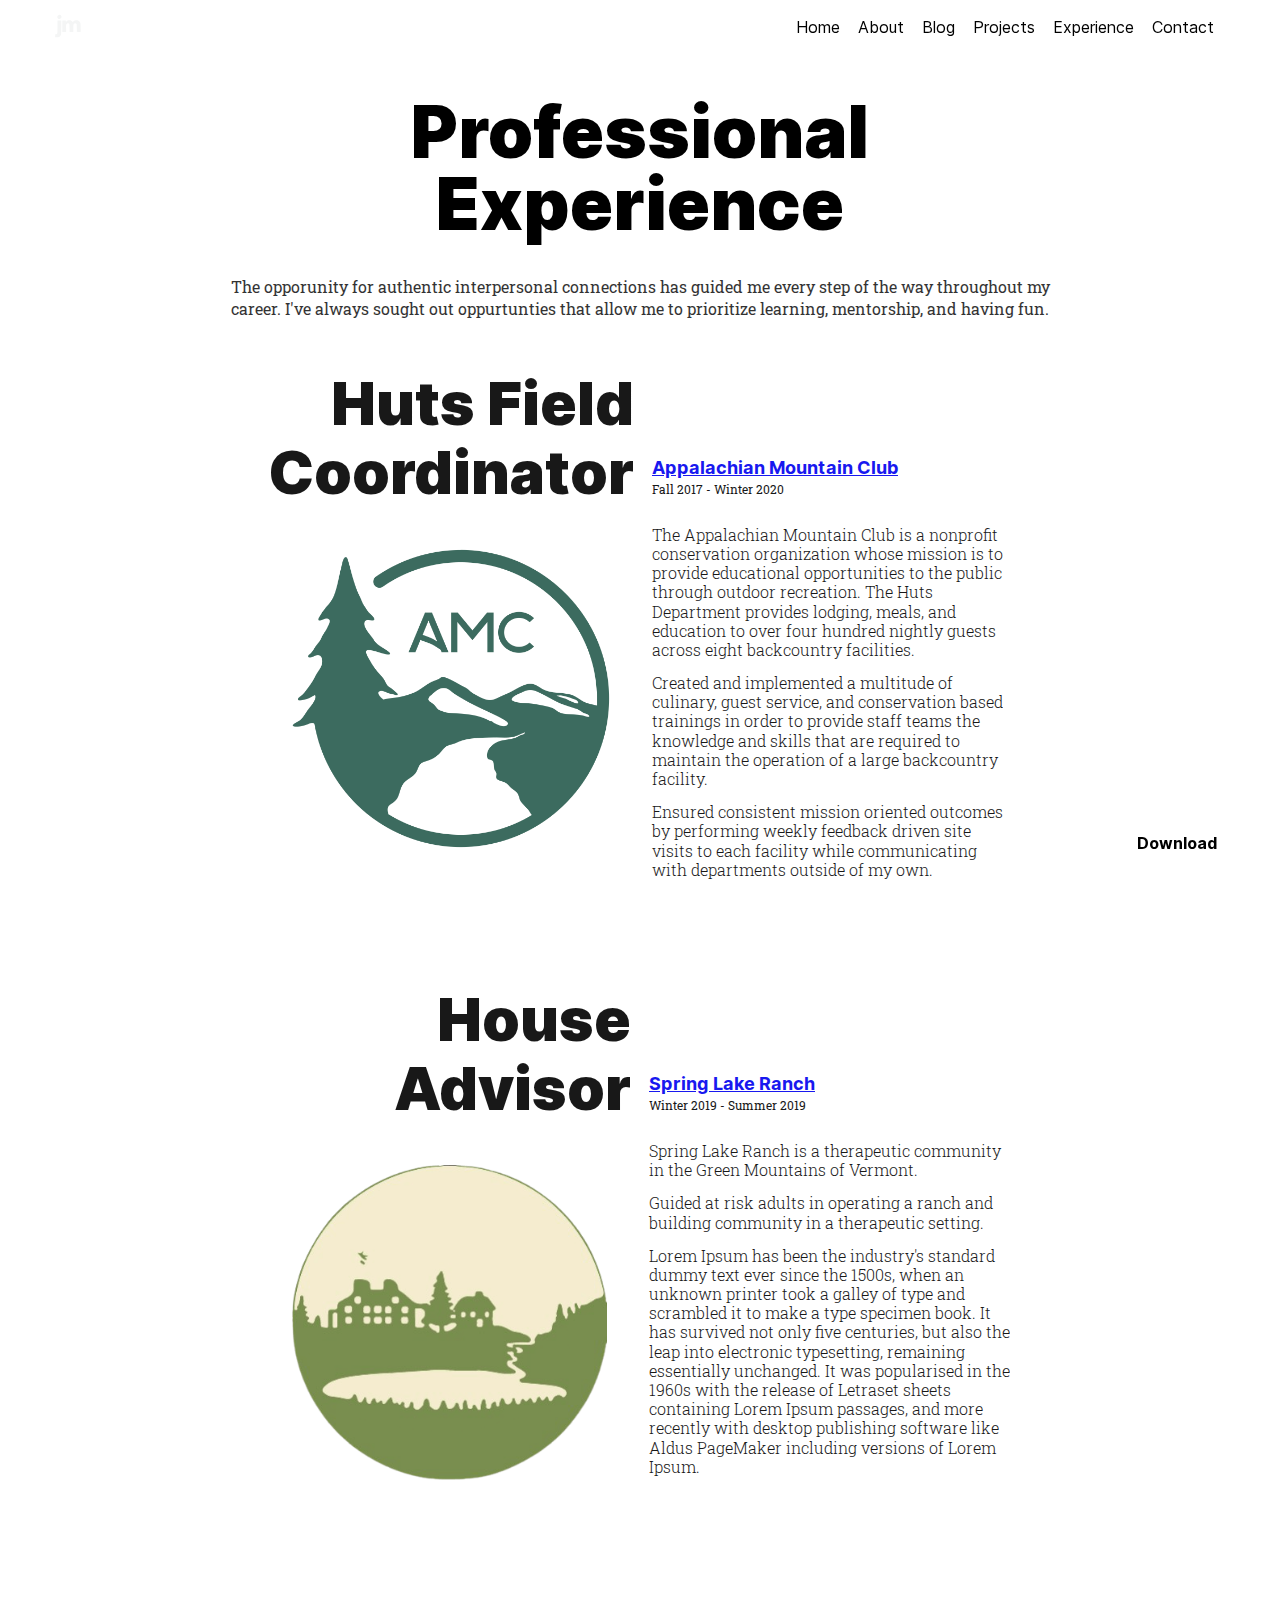
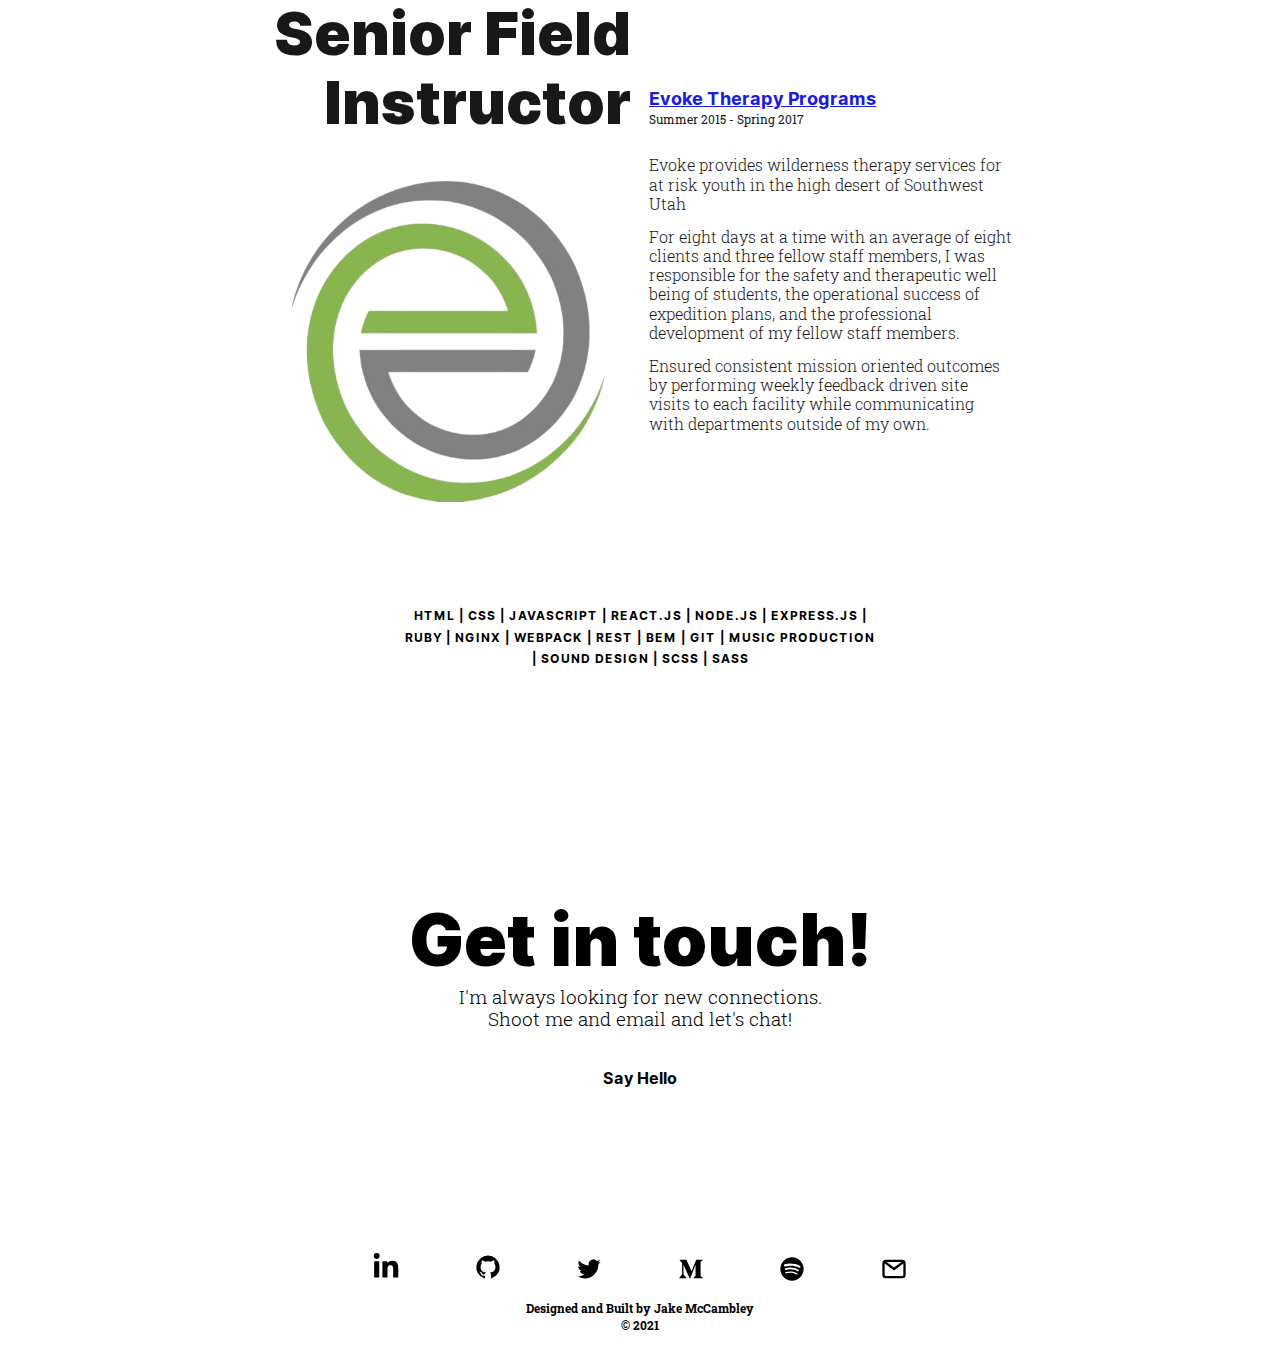
<file: pages/experience.html>
<!DOCTYPE html>
<html lang="en">
<head>
  <meta charset="UTF-8">
  <meta http-equiv="X-UA-Compatible" content="IE=edge">
  <meta name="viewport" content="width=device-width, initial-scale=1.0">
  <link rel="apple-touch-icon" sizes="180x180" href="./../images/favicons/favicon-white/apple-touch-icon.png">
  <link rel="icon" type="image/png" sizes="32x32" href="./../images/favicons/favicon-white/favicon-32x32.png">
  <link rel="icon" type="image/png" sizes="16x16" href="./../images/favicons/favicon-white/favicon-16x16.png">
  <link rel="manifest" href="./../images/favicons/favicon-white/site.webmanifest">
  <link rel="stylesheet" href="./experience.css">
  <title>Experience</title>
</head>
<body class="page">
  <!-- header -->
  <header class="header">
    <a href="./../index.html#home" class="logo">
      <img src="./../images/logo-new-nobrdr.svg" alt="Logo" class="logo__image grow">
      <!-- <img src="./../images/logo.png" alt="Logo" class="logo__image grow"> -->
    </a>
    <nav class="header__nav-links">
      <a class="header__nav-link transparency" href="./../index.html">Home</a>
      <a class="header__nav-link transparency" href="./../index.html#about">About</a>
      <a class="header__nav-link transparency" href="https://medium.com/@JakeMcCambley" target="_blank">Blog</a>
      <a class="header__nav-link transparency" href="./../index.html#projects">Projects</a>
      <a class="header__nav-link transparency" href="./experience.html">Experience</a>
      <a class="header__nav-link transparency" href="./experience.html#contact">Contact</a>
    </nav>
  </header>

  <!-- Main body -->
  <main>
    <!-- Experience -->
    <!-- Make this a grid like "Places" in Portland to Portland -->
    <section class="experience" id="experience">
      <h1 class="experience__title">Professional Experience</h1>
      <h2 class="experience__subtitle">The opporunity for authentic interpersonal connections has guided me every step of the way throughout my career. I've always sought out oppurtunties that allow me to prioritize learning, mentorship, and having fun.</h2>

      <!-- All jobs container -->
      <div class="experience__positions">

        <!-- Single job container - AMC -->
        <div class="experience__role">
          <h3 class="experience__role-title">Huts Field Coordinator</h3>
          <div class="experience__time-and-place">
            <a href="https://www.outdoors.org/" target="_blank" class="experience__role-place transparency">Appalachian Mountain Club</a>
            <p class="experience__role-time">Fall 2017 - Winter 2020</p>
          </div>
          <a href="https://www.outdoors.org/" target="_blank" class="experience__logo-wrapper transparency">
            <img src="../images/amc-logo.png" alt="Appalachign Mountain Club Logo" class="experience__logo">
          </a>
          <div class="experience__text">
            <p class="experience__role-description">The Appalachian Mountain Club is a nonprofit conservation organization
              whose mission is to provide educational opportunities to the public through
              outdoor recreation. The Huts Department provides lodging, meals, and
              education to over four hundred nightly guests across eight backcountry
              facilities.</p>
            <p class="experience__role-description">Created and implemented a multitude of culinary, guest service, and
              conservation based trainings in order to provide staff teams the knowledge
              and skills that are required to maintain the operation of a large backcountry
              facility.</p>
            <p class="experience__role-description">Ensured consistent mission oriented outcomes by performing weekly
              feedback driven site visits to each facility while communicating with
              departments outside of my own.</p>
          </div>
        </div>

        <!-- Single job container - SLR -->
        <div class="experience__role">
          <h3 class="experience__role-title">House Advisor</h3>
          <div class="experience__time-and-place">
            <a href="https://springlakeranch.org/" target="_blank" class="experience__role-place transparency">Spring Lake Ranch</a>
            <p class="experience__role-time">Winter 2019 - Summer 2019</p>
          </div>
          <a href="https://springlakeranch.org/" target="_blank" class="experience__logo-wrapper transparency">
            <img src="../images/slr-logo-filled.png" alt="Spring Lake Ranch Logo" class="experience__logo">
          </a>
          <div class="experience__text">
            <p class="experience__role-description">Spring Lake Ranch is a therapeutic community in the Green Mountains of
              Vermont.</p>
            <p class="experience__role-description">Guided at risk adults in operating a ranch and building community in a
              therapeutic setting.</p>
            <p class="experience__role-description">Lorem Ipsum has been the industry's standard dummy text ever since the 1500s, when an unknown printer took a galley of type and scrambled it to make a type specimen book. It has survived not only five centuries, but also the leap into electronic typesetting, remaining essentially unchanged. It was popularised in the 1960s with the release of Letraset sheets containing Lorem Ipsum passages, and more recently with desktop publishing software like Aldus PageMaker including versions of Lorem Ipsum.</p>
          </div>
        </div>

        <!-- Single job container - Evoke -->
        <div class="experience__role">
          <h3 class="experience__role-title">Senior Field Instructor</h3>
          <div class="experience__time-and-place">
            <a href="#" target="_blank" class="experience__role-place transparency">Evoke Therapy Programs</a>
            <p class="experience__role-time">Summer 2015 - Spring 2017</p>
          </div>
          <a href="www.example.com" target="_blank" class="experience__logo-wrapper transparency">
            <img src="../images/evoke-logo.png" alt="Evoke Therapy Programs Logo" class="experience__logo">
          </a>
          <div class="experience__text">
            <p class="experience__role-description">Evoke provides wilderness therapy services for at risk youth in the high desert
              of Southwest Utah</p>
            <p class="experience__role-description">For eight days at a time with an average of eight clients and three fellow staff
              members, I was responsible for the safety and therapeutic well being of
              students, the operational success of expedition plans, and the professional
              development of my fellow staff members.</p>
            <p class="experience__role-description">Ensured consistent mission oriented outcomes by performing weekly
              feedback driven site visits to each facility while communicating with
              departments outside of my own.</p>
          </div>
        </div>
      </div>

      <div class="experience__skills">HTML | CSS | Javascript | React.js |
        node.js | Express.js | Ruby | Nginx |
        Webpack | Rest | BEM | Git | Music
        Production | Sound Design | SCSS | SASS
      </div>

      <a href="./../files/JakeMcCambleyResume - January 2020.pdf" class="experience__download" target="_blank">
        <span class="experience__download-text">Download</span>
        <svg class="experience__download-icon" xmlns="http://www.w3.org/2000/svg" class="icon icon-tabler icon-tabler-download" width="60" height="60" viewBox="0 0 24 24" stroke-width="2" stroke="#F4F5F5" fill="none" stroke-linecap="round" stroke-linejoin="round">
          <path stroke="none" d="M0 0h24v24H0z" fill="none"/>
          <path d="M4 17v2a2 2 0 0 0 2 2h12a2 2 0 0 0 2 -2v-2" />
          <polyline points="7 11 12 16 17 11" />
          <line x1="12" y1="4" x2="12" y2="16" />
        </svg>
      </a>
    </section>

    <!-- Contact -->
    <section class="contact" id="contact">
      <div class="contact__content">
        <h2 class="contact__title">Get in touch!</h2>
        <h3 class="contact__subtitle">I'm always looking for new connections. Shoot me and email and let's chat!</h3>
        <a href="mailto:jakemccamb16@gmail.com" class="contact__button" target="_blank">Say Hello</a>
      </div>
    </section>

  </main>

  <!-- footer -->
  <footer class="footer">
    <div class="footer__socials">
      <a href="https://www.linkedin.com/in/jakemccambley/" class="footer__social-link" style="transform: scale(2); transform: translate(0, -2px);" target="_blank">
        <svg class="footer__social-icon transparency" xmlns="http://www.w3.org/2000/svg" viewBox="0 0 448 512"><path d="M100.28 448H7.4V148.9h92.88zM53.79 108.1C24.09 108.1 0 83.5 0 53.8a53.79 53.79 0 0 1 107.58 0c0 29.7-24.1 54.3-53.79 54.3zM447.9 448h-92.68V302.4c0-34.7-.7-79.2-48.29-79.2-48.29 0-55.69 37.7-55.69 76.7V448h-92.78V148.9h89.08v40.8h1.3c12.4-23.5 42.69-48.3 87.88-48.3 94 0 111.28 61.9 111.28 142.3V448z"/></svg>      </a>
      <a href="https://github.com/McCambley" style="transform: scale(.7); transform: translate(0, -2px);" class="footer__social-link" target="_blank">
        <svg class="footer__social-icon transparency" xmlns="http://www.w3.org/2000/svg" data-name="Layer 1" viewBox="0 0 24 24"><path d="M12,2.2467A10.00042,10.00042,0,0,0,8.83752,21.73419c.5.08752.6875-.21247.6875-.475,0-.23749-.01251-1.025-.01251-1.86249C7,19.85919,6.35,18.78423,6.15,18.22173A3.636,3.636,0,0,0,5.125,16.8092c-.35-.1875-.85-.65-.01251-.66248A2.00117,2.00117,0,0,1,6.65,17.17169a2.13742,2.13742,0,0,0,2.91248.825A2.10376,2.10376,0,0,1,10.2,16.65923c-2.225-.25-4.55-1.11254-4.55-4.9375a3.89187,3.89187,0,0,1,1.025-2.6875,3.59373,3.59373,0,0,1,.1-2.65s.83747-.26251,2.75,1.025a9.42747,9.42747,0,0,1,5,0c1.91248-1.3,2.75-1.025,2.75-1.025a3.59323,3.59323,0,0,1,.1,2.65,3.869,3.869,0,0,1,1.025,2.6875c0,3.83747-2.33752,4.6875-4.5625,4.9375a2.36814,2.36814,0,0,1,.675,1.85c0,1.33752-.01251,2.41248-.01251,2.75,0,.26251.1875.575.6875.475A10.0053,10.0053,0,0,0,12,2.2467Z"/></svg>      </a>
      <a href="https://twitter.com/JakeMcCambley" class="footer__social-link" target="_blank">
        <svg class="footer__social-icon transparency" xmlns="http://www.w3.org/2000/svg" data-name="Layer 1" viewBox="0 0 24 24"><path d="M22,5.8a8.49,8.49,0,0,1-2.36.64,4.13,4.13,0,0,0,1.81-2.27,8.21,8.21,0,0,1-2.61,1,4.1,4.1,0,0,0-7,3.74A11.64,11.64,0,0,1,3.39,4.62a4.16,4.16,0,0,0-.55,2.07A4.09,4.09,0,0,0,4.66,10.1,4.05,4.05,0,0,1,2.8,9.59v.05a4.1,4.1,0,0,0,3.3,4A3.93,3.93,0,0,1,5,13.81a4.9,4.9,0,0,1-.77-.07,4.11,4.11,0,0,0,3.83,2.84A8.22,8.22,0,0,1,3,18.34a7.93,7.93,0,0,1-1-.06,11.57,11.57,0,0,0,6.29,1.85A11.59,11.59,0,0,0,20,8.45c0-.17,0-.35,0-.53A8.43,8.43,0,0,0,22,5.8Z"/></svg>
      </a>
      <a href="https://medium.com/@JakeMcCambley" class="footer__social-link" target="_blank">
        <svg class="footer__social-icon transparency" xmlns="http://www.w3.org/2000/svg" width="24" height="24" viewBox="0 0 24 24"><path fill-rule="evenodd" d="M4.37166667,7.23916667 C4.39666667,6.99333333 4.3025,6.75083333 4.11916667,6.58583333 L2.2525,4.33583333 L2.2525,4 L8.05083333,4 L12.5325,13.8291667 L16.4725,4 L22,4 L22,4.33583333 L20.4033333,5.86666667 C20.2658333,5.97166667 20.1975,6.14416667 20.2258333,6.315 L20.2258333,17.5633333 C20.1975,17.7333333 20.2658333,17.9058333 20.4033333,18.0108333 L21.9625,19.5416667 L21.9625,19.8775 L14.1191667,19.8775 L14.1191667,19.5416667 L15.735,17.9733333 C15.8933333,17.815 15.8933333,17.7683333 15.8933333,17.5258333 L15.8933333,8.43416667 L11.4025,19.8408333 L10.7958333,19.8408333 L5.56666667,8.43416667 L5.56666667,16.0791667 C5.52333333,16.4 5.63,16.7241667 5.85583333,16.9558333 L7.95666667,19.5041667 L7.95666667,19.8408333 L2,19.8408333 L2,19.5041667 L4.10083333,16.9558333 C4.32583333,16.7233333 4.42583333,16.3975 4.37166667,16.0791667 L4.37166667,7.23916667 L4.37166667,7.23916667 Z"/></svg>
      </a>
      <a href="https://open.spotify.com/playlist/5uPXvGZ9RCP7u4MyORrspZ?si=-dsIm6PfSY2zbMNyAr-VVQ" class="footer__social-link" target="_blank">
        <svg class="footer__social-icon transparency" xmlns="http://www.w3.org/2000/svg" viewBox="0 0 24 24"><g><path fill="none" d="M0 0h24v24H0z"/><path fill-rule="nonzero" d="M12 2C6.5 2 2 6.5 2 12s4.5 10 10 10 10-4.5 10-10S17.55 2 12 2zm3.75 14.65c-2.35-1.45-5.3-1.75-8.8-.95-.35.1-.65-.15-.75-.45-.1-.35.15-.65.45-.75 3.8-.85 7.1-.5 9.7 1.1.35.15.4.55.25.85-.2.3-.55.4-.85.2zm1-2.7c-2.7-1.65-6.8-2.15-9.95-1.15-.4.1-.85-.1-.95-.5-.1-.4.1-.85.5-.95 3.65-1.1 8.15-.55 11.25 1.35.3.15.45.65.2 1s-.7.5-1.05.25zM6.3 9.75c-.5.15-1-.15-1.15-.6-.15-.5.15-1 .6-1.15 3.55-1.05 9.4-.85 13.1 1.35.45.25.6.85.35 1.3-.25.35-.85.5-1.3.25C14.7 9 9.35 8.8 6.3 9.75z"/></g></svg>
      </a>
      <a href="mailto:jake.mccambley@gmail.com" class="footer__social-link" target="_blank">
        <svg class="footer__social-icon transparency" xmlns="http://www.w3.org/2000/svg" viewBox="0 0 24 24"><g data-name="Layer 2"><g data-name="email"><rect width="24" height="24" opacity="0"/><path d="M19 4H5a3 3 0 0 0-3 3v10a3 3 0 0 0 3 3h14a3 3 0 0 0 3-3V7a3 3 0 0 0-3-3zm-.67 2L12 10.75 5.67 6zM19 18H5a1 1 0 0 1-1-1V7.25l7.4 5.55a1 1 0 0 0 .6.2 1 1 0 0 0 .6-.2L20 7.25V17a1 1 0 0 1-1 1z"/></g></g></svg>
      </a>
    </div>
    <a href="https://github.com/McCambley/Jake-McCambley" target="_blank" class="footer__author-link transparency">
      <p class="footer__author">Designed and Built by Jake McCambley</p>
      <p class="footer__copyright">&copy; 2021</p>
    </a>
  </footer>

</body>
</html>
</file>
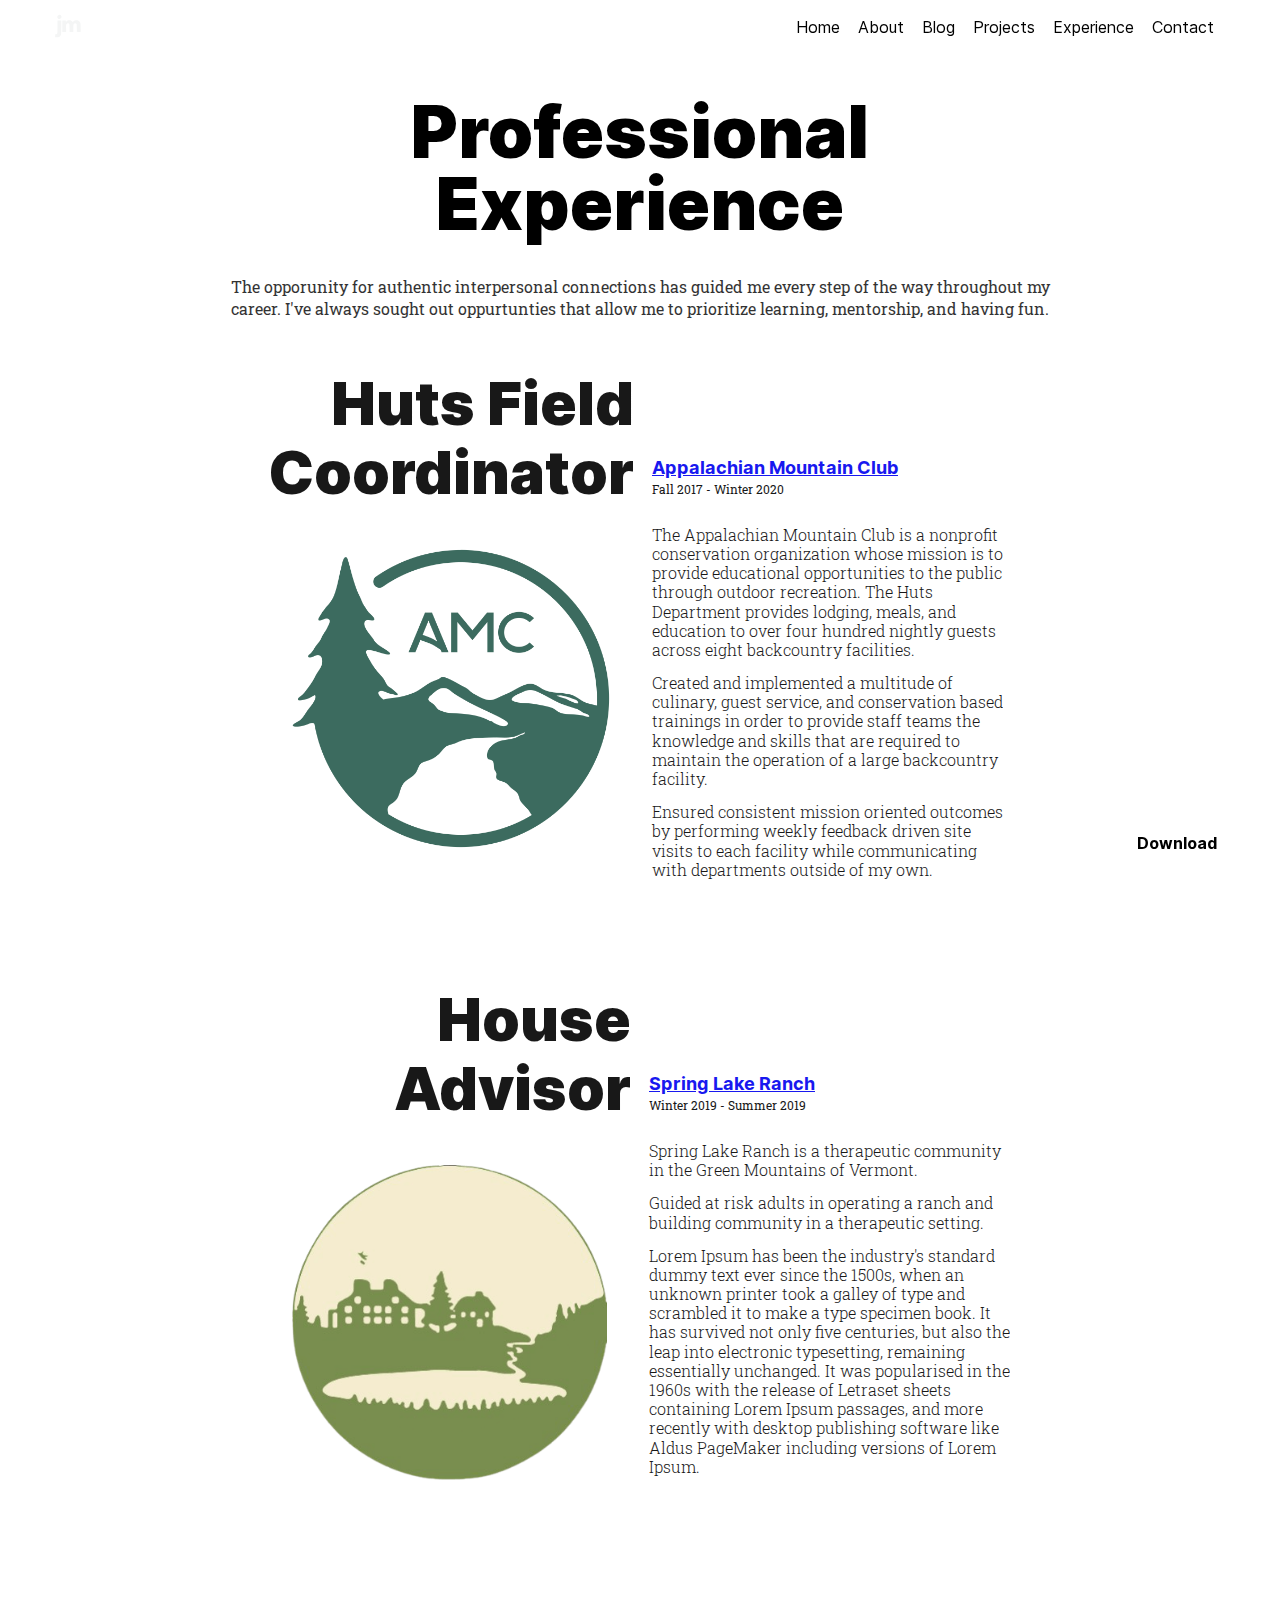
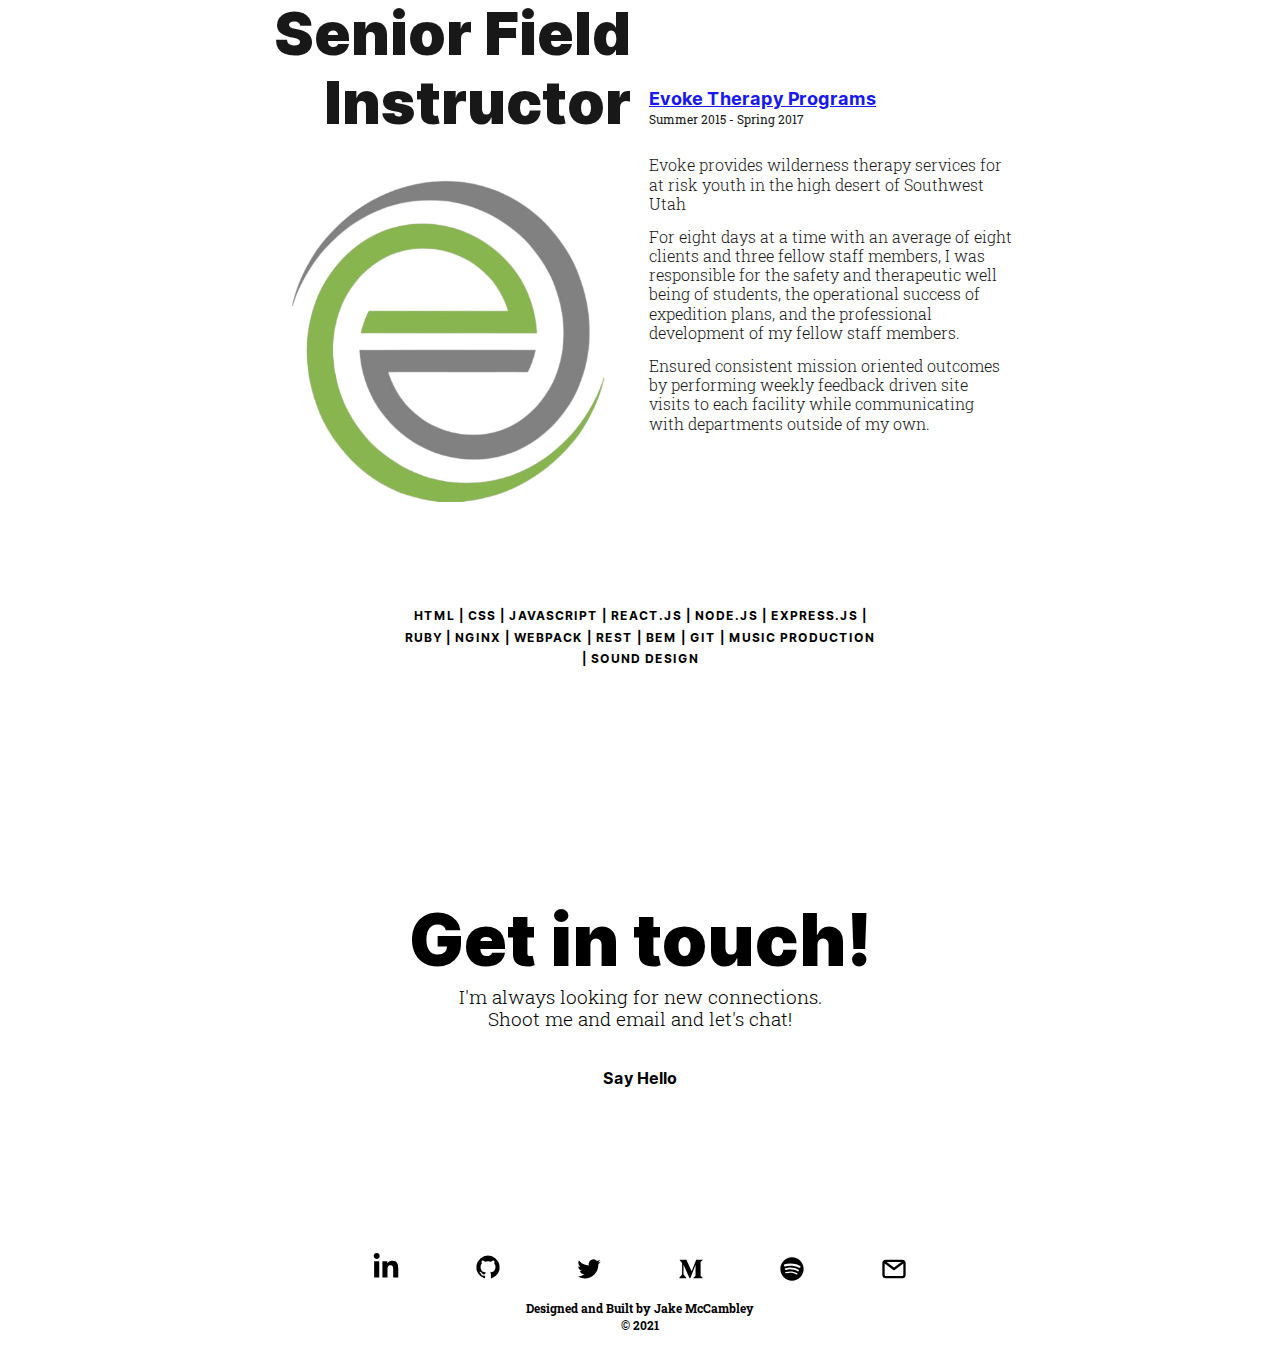
<file: pages/resume.html>
<!DOCTYPE html>
<html lang="en">
<head>
  <meta charset="UTF-8">
  <meta http-equiv="X-UA-Compatible" content="IE=edge">
  <meta name="viewport" content="width=device-width, initial-scale=1.0">
  <link rel="apple-touch-icon" sizes="180x180" href="./../images/favicons/favicon-white/apple-touch-icon.png">
  <link rel="icon" type="image/png" sizes="32x32" href="./../images/favicons/favicon-white/favicon-32x32.png">
  <link rel="icon" type="image/png" sizes="16x16" href="./../images/favicons/favicon-white/favicon-16x16.png">
  <link rel="manifest" href="./../images/favicons/favicon-white/site.webmanifest">
  <link rel="stylesheet" href="./resume.css">
  <title>Experience</title>
</head>
<body class="page">
  <!-- header -->
  <header class="header">
    <a href="./../index.html#home" class="logo">
      <img src="./../images/logo-new-nobrdr.svg" alt="Logo" class="logo__image grow">
      <!-- <img src="./../images/logo.png" alt="Logo" class="logo__image grow"> -->
    </a>
    <nav class="header__nav-links">
      <a class="header__nav-link transparency" href="./../index.html">Home</a>
      <a class="header__nav-link transparency" href="./../index.html#about">About</a>
      <a class="header__nav-link transparency" href="https://medium.com/@JakeMcCambley" target="_blank">Blog</a>
      <a class="header__nav-link transparency" href="./../index.html#projects">Projects</a>
      <a class="header__nav-link transparency" href="./resume.html">Experience</a>
      <a class="header__nav-link transparency" href="./resume.html#contact">Contact</a>
    </nav>
  </header>

  <!-- Main body -->
  <main>
    <!-- Experience -->
    <!-- Make this a grid like "Places" in Portland to Portland -->
    <section class="experience" id="resume">
      <h1 class="experience__title">Professional Experience</h1>
      <h2 class="experience__subtitle">The opporunity for authentic interpersonal connections has guided me every step of the way throughout my career. I've always sought out oppurtunties that allow me to prioritize learning, mentorship, and having fun.</h2>

      <!-- All jobs container -->
      <div class="experience__positions">

        <!-- Single job container - AMC -->
        <div class="experience__role">
          <h3 class="experience__role-title">Huts Field Coordinator</h3>
          <div class="experience__time-and-place">
            <a href="https://www.outdoors.org/" target="_blank" class="experience__role-place transparency">Appalachian Mountain Club</a>
            <p class="experience__role-time">Fall 2017 - Winter 2020</p>
          </div>
          <a href="https://www.outdoors.org/" target="_blank" class="experience__logo-wrapper transparency">
            <img src="../images/amc-logo.png" alt="Appalachign Mountain Club Logo" class="experience__logo">
          </a>
          <div class="experience__text">
            <p class="experience__role-description">The Appalachian Mountain Club is a nonprofit conservation organization
              whose mission is to provide educational opportunities to the public through
              outdoor recreation. The Huts Department provides lodging, meals, and
              education to over four hundred nightly guests across eight backcountry
              facilities.</p>
            <p class="experience__role-description">Created and implemented a multitude of culinary, guest service, and
              conservation based trainings in order to provide staff teams the knowledge
              and skills that are required to maintain the operation of a large backcountry
              facility.</p>
            <p class="experience__role-description">Ensured consistent mission oriented outcomes by performing weekly
              feedback driven site visits to each facility while communicating with
              departments outside of my own.</p>
          </div>
        </div>

        <!-- Single job container - SLR -->
        <div class="experience__role">
          <h3 class="experience__role-title">House Advisor</h3>
          <div class="experience__time-and-place">
            <a href="https://springlakeranch.org/" target="_blank" class="experience__role-place transparency">Spring Lake Ranch</a>
            <p class="experience__role-time">Winter 2019 - Summer 2019</p>
          </div>
          <a href="https://springlakeranch.org/" target="_blank" class="experience__logo-wrapper transparency">
            <img src="../images/slr-logo-filled.png" alt="Spring Lake Ranch Logo" class="experience__logo">
          </a>
          <div class="experience__text">
            <p class="experience__role-description">Spring Lake Ranch is a therapeutic community in the Green Mountains of
              Vermont.</p>
            <p class="experience__role-description">Guided at risk adults in operating a ranch and building community in a
              therapeutic setting.</p>
            <p class="experience__role-description">Lorem Ipsum has been the industry's standard dummy text ever since the 1500s, when an unknown printer took a galley of type and scrambled it to make a type specimen book. It has survived not only five centuries, but also the leap into electronic typesetting, remaining essentially unchanged. It was popularised in the 1960s with the release of Letraset sheets containing Lorem Ipsum passages, and more recently with desktop publishing software like Aldus PageMaker including versions of Lorem Ipsum.</p>
          </div>
        </div>

        <!-- Single job container - Evoke -->
        <div class="experience__role">
          <h3 class="experience__role-title">Senior Field Instructor</h3>
          <div class="experience__time-and-place">
            <a href="#" target="_blank" class="experience__role-place transparency">Evoke Therapy Programs</a>
            <p class="experience__role-time">Summer 2015 - Spring 2017</p>
          </div>
          <a href="www.example.com" target="_blank" class="experience__logo-wrapper transparency">
            <img src="../images/evoke-logo.png" alt="Evoke Therapy Programs Logo" class="experience__logo">
          </a>
          <div class="experience__text">
            <p class="experience__role-description">Evoke provides wilderness therapy services for at risk youth in the high desert
              of Southwest Utah</p>
            <p class="experience__role-description">For eight days at a time with an average of eight clients and three fellow staff
              members, I was responsible for the safety and therapeutic well being of
              students, the operational success of expedition plans, and the professional
              development of my fellow staff members.</p>
            <p class="experience__role-description">Ensured consistent mission oriented outcomes by performing weekly
              feedback driven site visits to each facility while communicating with
              departments outside of my own.</p>
          </div>
        </div>
      </div>

      <div class="experience__skills">HTML | CSS | Javascript | React.js |
        node.js | Express.js | Ruby | Nginx |
        Webpack | Rest | BEM | Git | Music
        Production | Sound Design
      </div>

      <a href="./../files/JakeMcCambleyResume - January 2020.pdf" class="experience__download" target="_blank">
        <span class="experience__download-text">Download</span>
        <svg class="experience__download-icon" xmlns="http://www.w3.org/2000/svg" class="icon icon-tabler icon-tabler-download" width="60" height="60" viewBox="0 0 24 24" stroke-width="2" stroke="#F4F5F5" fill="none" stroke-linecap="round" stroke-linejoin="round">
          <path stroke="none" d="M0 0h24v24H0z" fill="none"/>
          <path d="M4 17v2a2 2 0 0 0 2 2h12a2 2 0 0 0 2 -2v-2" />
          <polyline points="7 11 12 16 17 11" />
          <line x1="12" y1="4" x2="12" y2="16" />
        </svg>
      </a>
    </section>

    <!-- Contact -->
    <section class="contact" id="contact">
      <div class="contact__content">
        <h2 class="contact__title">Get in touch!</h2>
        <h3 class="contact__subtitle">I'm always looking for new connections. Shoot me and email and let's chat!</h3>
        <a href="mailto:jakemccamb16@gmail.com" class="contact__button" target="_blank">Say Hello</a>
      </div>
    </section>

  </main>

  <!-- footer -->
  <footer class="footer">
    <div class="footer__socials">
      <a href="https://www.linkedin.com/in/jakemccambley/" class="footer__social-link" style="transform: scale(2); transform: translate(0, -2px);" target="_blank">
        <svg class="footer__social-icon transparency" xmlns="http://www.w3.org/2000/svg" viewBox="0 0 448 512"><path d="M100.28 448H7.4V148.9h92.88zM53.79 108.1C24.09 108.1 0 83.5 0 53.8a53.79 53.79 0 0 1 107.58 0c0 29.7-24.1 54.3-53.79 54.3zM447.9 448h-92.68V302.4c0-34.7-.7-79.2-48.29-79.2-48.29 0-55.69 37.7-55.69 76.7V448h-92.78V148.9h89.08v40.8h1.3c12.4-23.5 42.69-48.3 87.88-48.3 94 0 111.28 61.9 111.28 142.3V448z"/></svg>      </a>
      <a href="https://github.com/McCambley" style="transform: scale(.7); transform: translate(0, -2px);" class="footer__social-link" target="_blank">
        <svg class="footer__social-icon transparency" xmlns="http://www.w3.org/2000/svg" data-name="Layer 1" viewBox="0 0 24 24"><path d="M12,2.2467A10.00042,10.00042,0,0,0,8.83752,21.73419c.5.08752.6875-.21247.6875-.475,0-.23749-.01251-1.025-.01251-1.86249C7,19.85919,6.35,18.78423,6.15,18.22173A3.636,3.636,0,0,0,5.125,16.8092c-.35-.1875-.85-.65-.01251-.66248A2.00117,2.00117,0,0,1,6.65,17.17169a2.13742,2.13742,0,0,0,2.91248.825A2.10376,2.10376,0,0,1,10.2,16.65923c-2.225-.25-4.55-1.11254-4.55-4.9375a3.89187,3.89187,0,0,1,1.025-2.6875,3.59373,3.59373,0,0,1,.1-2.65s.83747-.26251,2.75,1.025a9.42747,9.42747,0,0,1,5,0c1.91248-1.3,2.75-1.025,2.75-1.025a3.59323,3.59323,0,0,1,.1,2.65,3.869,3.869,0,0,1,1.025,2.6875c0,3.83747-2.33752,4.6875-4.5625,4.9375a2.36814,2.36814,0,0,1,.675,1.85c0,1.33752-.01251,2.41248-.01251,2.75,0,.26251.1875.575.6875.475A10.0053,10.0053,0,0,0,12,2.2467Z"/></svg>      </a>
      <a href="https://twitter.com/JakeMcCambley" class="footer__social-link" target="_blank">
        <svg class="footer__social-icon transparency" xmlns="http://www.w3.org/2000/svg" data-name="Layer 1" viewBox="0 0 24 24"><path d="M22,5.8a8.49,8.49,0,0,1-2.36.64,4.13,4.13,0,0,0,1.81-2.27,8.21,8.21,0,0,1-2.61,1,4.1,4.1,0,0,0-7,3.74A11.64,11.64,0,0,1,3.39,4.62a4.16,4.16,0,0,0-.55,2.07A4.09,4.09,0,0,0,4.66,10.1,4.05,4.05,0,0,1,2.8,9.59v.05a4.1,4.1,0,0,0,3.3,4A3.93,3.93,0,0,1,5,13.81a4.9,4.9,0,0,1-.77-.07,4.11,4.11,0,0,0,3.83,2.84A8.22,8.22,0,0,1,3,18.34a7.93,7.93,0,0,1-1-.06,11.57,11.57,0,0,0,6.29,1.85A11.59,11.59,0,0,0,20,8.45c0-.17,0-.35,0-.53A8.43,8.43,0,0,0,22,5.8Z"/></svg>
      </a>
      <a href="https://medium.com/@JakeMcCambley" class="footer__social-link" target="_blank">
        <svg class="footer__social-icon transparency" xmlns="http://www.w3.org/2000/svg" width="24" height="24" viewBox="0 0 24 24"><path fill-rule="evenodd" d="M4.37166667,7.23916667 C4.39666667,6.99333333 4.3025,6.75083333 4.11916667,6.58583333 L2.2525,4.33583333 L2.2525,4 L8.05083333,4 L12.5325,13.8291667 L16.4725,4 L22,4 L22,4.33583333 L20.4033333,5.86666667 C20.2658333,5.97166667 20.1975,6.14416667 20.2258333,6.315 L20.2258333,17.5633333 C20.1975,17.7333333 20.2658333,17.9058333 20.4033333,18.0108333 L21.9625,19.5416667 L21.9625,19.8775 L14.1191667,19.8775 L14.1191667,19.5416667 L15.735,17.9733333 C15.8933333,17.815 15.8933333,17.7683333 15.8933333,17.5258333 L15.8933333,8.43416667 L11.4025,19.8408333 L10.7958333,19.8408333 L5.56666667,8.43416667 L5.56666667,16.0791667 C5.52333333,16.4 5.63,16.7241667 5.85583333,16.9558333 L7.95666667,19.5041667 L7.95666667,19.8408333 L2,19.8408333 L2,19.5041667 L4.10083333,16.9558333 C4.32583333,16.7233333 4.42583333,16.3975 4.37166667,16.0791667 L4.37166667,7.23916667 L4.37166667,7.23916667 Z"/></svg>
      </a>
      <a href="https://open.spotify.com/playlist/5uPXvGZ9RCP7u4MyORrspZ?si=-dsIm6PfSY2zbMNyAr-VVQ" class="footer__social-link" target="_blank">
        <svg class="footer__social-icon transparency" xmlns="http://www.w3.org/2000/svg" viewBox="0 0 24 24"><g><path fill="none" d="M0 0h24v24H0z"/><path fill-rule="nonzero" d="M12 2C6.5 2 2 6.5 2 12s4.5 10 10 10 10-4.5 10-10S17.55 2 12 2zm3.75 14.65c-2.35-1.45-5.3-1.75-8.8-.95-.35.1-.65-.15-.75-.45-.1-.35.15-.65.45-.75 3.8-.85 7.1-.5 9.7 1.1.35.15.4.55.25.85-.2.3-.55.4-.85.2zm1-2.7c-2.7-1.65-6.8-2.15-9.95-1.15-.4.1-.85-.1-.95-.5-.1-.4.1-.85.5-.95 3.65-1.1 8.15-.55 11.25 1.35.3.15.45.65.2 1s-.7.5-1.05.25zM6.3 9.75c-.5.15-1-.15-1.15-.6-.15-.5.15-1 .6-1.15 3.55-1.05 9.4-.85 13.1 1.35.45.25.6.85.35 1.3-.25.35-.85.5-1.3.25C14.7 9 9.35 8.8 6.3 9.75z"/></g></svg>
      </a>
      <a href="mailto:jake.mccambley@gmail.com" class="footer__social-link" target="_blank">
        <svg class="footer__social-icon transparency" xmlns="http://www.w3.org/2000/svg" viewBox="0 0 24 24"><g data-name="Layer 2"><g data-name="email"><rect width="24" height="24" opacity="0"/><path d="M19 4H5a3 3 0 0 0-3 3v10a3 3 0 0 0 3 3h14a3 3 0 0 0 3-3V7a3 3 0 0 0-3-3zm-.67 2L12 10.75 5.67 6zM19 18H5a1 1 0 0 1-1-1V7.25l7.4 5.55a1 1 0 0 0 .6.2 1 1 0 0 0 .6-.2L20 7.25V17a1 1 0 0 1-1 1z"/></g></g></svg>
      </a>
    </div>
    <a href="https://github.com/McCambley/Jake-McCambley" target="_blank" class="footer__author-link transparency">
      <p class="footer__author">Designed and Built by Jake McCambley</p>
      <p class="footer__copyright">&copy; 2021</p>
    </a>
  </footer>

</body>
</html>
</file>
<file: pages/index.css>
/* vendor stylesheets */
@import url(../vendor/normalize.css);

/* font stylesheets */
@import url(../fonts/fonts.css);

/* block stylesheets */
@import url(../blocks/page/page.css);
@import url(../blocks/header/header.css);
@import url(../blocks/intro/intro.css);
@import url(../blocks/logo/logo.css);
@import url(../blocks/main/main.css);
@import url(../blocks/about/about.css);
@import url(../blocks/current/current.css);
@import url(../blocks/footer/footer.css);
@import url(../blocks/transparency/transparency.css);
@import url(../blocks/grow/grow.css);
@import url(../blocks/contact/contact.css);
@import url(../blocks/experience/experience.css);
@import url(../blocks/attention/attention.css);
@import url(../blocks/projects/projects.css);
@import url(../blocks/media/media.css);

/* modifiers */
@import url(../blocks/page/_theme/page_theme_dark.css);
@import url(../blocks/page/_theme/page_theme_light.css);

/* Utility Classes */
.hide {
  display: none;
}
.bold {
  font-weight: bold;
}

/* A utility class that animates in elements when they enter the viewport */
.fade-in {
  opacity: 0;
  transform: scale(0.95);
  filter: blur(4px);
  transition: all 1s ease;
}

.fade-in_visible {
  opacity: 1;
  transform: scale(1);
  filter: blur(0px);
}

@media (prefers-reduced-motion) {
  .fade-in_visible {
    transition: none;
  }
}

/* A utility class that adds a rainbow gradient around a button element */
.highlight {
  position: relative;
  border-radius: 50px;
  z-index: 2;
  background-clip: padding-box;
  border: solid 2px transparent;
  background-clip: padding-box;
  /* border: solid 5px transparent; */
  transition: all 0.1s ease;
  background-color: inherit;
}

.highlight_sticky {
  position: sticky;
}

.highlight_primary::before {
  background-color: var(--primary-bg);
}
.highlight_secondary::before {
  background-color: var(--secondary-bg);
}
.highlight_tertiary::before {
  background-color: var(--tertiary-bg);
}

.highlight::before {
  content: "";
  position: absolute;
  top: 0;
  left: 0;
  right: 0;
  z-index: -1;
  border-radius: inherit;
  width: 100%;
  height: 100%;
}

.highlight::after {
  content: "";
  position: absolute;
  top: 0;
  left: 0;
  right: 0;
  bottom: 0;
  padding: 2px;
  margin: -2px;
  width: 100%;
  height: 100%;
  border-radius: inherit;
  z-index: -2;
  background: linear-gradient(45deg, #ff0000, #ff7f00, #ffff00, #00ff00, #0000ff, #4b0082, #8f00ff);
}

.highlight:hover {
  transform: scale(1.05);
}

/* Color variables  */

/* Now that the page theme is set with CSS variables, redesign will be far easier
in the future if colors need to be changes. Furthermore, now I'll be able to set
colors using Javascript, targeting only the root styles, rather than targeting
countless individual items. IF A DARK MODE IS TO BE SET WITH JAVASCRIPT SVGs will
need to be placed inline, or duplicated with alternate fill values, which would
require that the sources for each img will be changed at the same time... not
so bad.  */

/* * {
  border: 1px solid antiquewhite;
} */

/* @media (max-width: 1279px) {

}



@media (max-width: 1023px) {

}



@media (max-width: 675px) {

} */

/* Debugging breakpoints */

/* @media (min-width: 1280px) {

}

@media (min-width: 1024px) {

}

@media (min-width: 760px) {

}

@media (min-width: 375px) {

} */

/* Costa Del Sol
#646033

Akaroa
#D4BAA4

Polo Blue
#829CC6

Olive Green
#B1B463

Coffee light to dark:
E9CEB0
FFEFDD
E9CEB0
C6A27B
A57D4F

https://coolors.co/495619-a73c36-3f3d4b-f1d9cc-bfd8ed
*/
</file>
<file: pages/experience.css>
/* vendor stylesheets */
@import url(../vendor/normalize.css);

/* font stylesheets */
@import url(../fonts/fonts.css);

/* block stylesheets */
@import url(../blocks/page/page.css);
@import url(../blocks/header/header.css);
@import url(../blocks/intro/intro.css);
@import url(../blocks/logo/logo.css);
@import url(../blocks/main/main.css);
@import url(../blocks/about/about.css);
@import url(../blocks/footer/footer.css);
@import url(../blocks/transparency/transparency.css);
@import url(../blocks/grow/grow.css);
@import url(../blocks/projects/projects.css);
@import url(../blocks/contact/contact.css);
@import url(../blocks/experience/experience.css);

/* Costa Del Sol
#646033

Akaroa
#D4BAA4

Polo Blue
#829CC6

Olive Green
#B1B463

Coffee light to dark:
E9CEB0
FFEFDD
E9CEB0
C6A27B
A57D4F

https://coolors.co/495619-a73c36-3f3d4b-f1d9cc-bfd8ed
*/
</file>
<file: pages/resume.css>
/* vendor stylesheets */
@import url(../vendor/normalize.css);

/* font stylesheets */
@import url(../fonts/fonts.css);

/* block stylesheets */
@import url(../blocks/page/page.css);
@import url(../blocks/header/header.css);
@import url(../blocks/intro/intro.css);
@import url(../blocks/logo/logo.css);
@import url(../blocks/main/main.css);
@import url(../blocks/about/about.css);
@import url(../blocks/footer/footer.css);
@import url(../blocks/transparency/transparency.css);
@import url(../blocks/grow/grow.css);
@import url(../blocks/projects/projects.css);
@import url(../blocks/contact/contact.css);
@import url(../blocks/experience/experience.css);

/* Costa Del Sol
#646033

Akaroa
#D4BAA4

Polo Blue
#829CC6

Olive Green
#B1B463

Coffee light to dark:
E9CEB0
FFEFDD
E9CEB0
C6A27B
A57D4F

https://coolors.co/495619-a73c36-3f3d4b-f1d9cc-bfd8ed
*/
</file>
